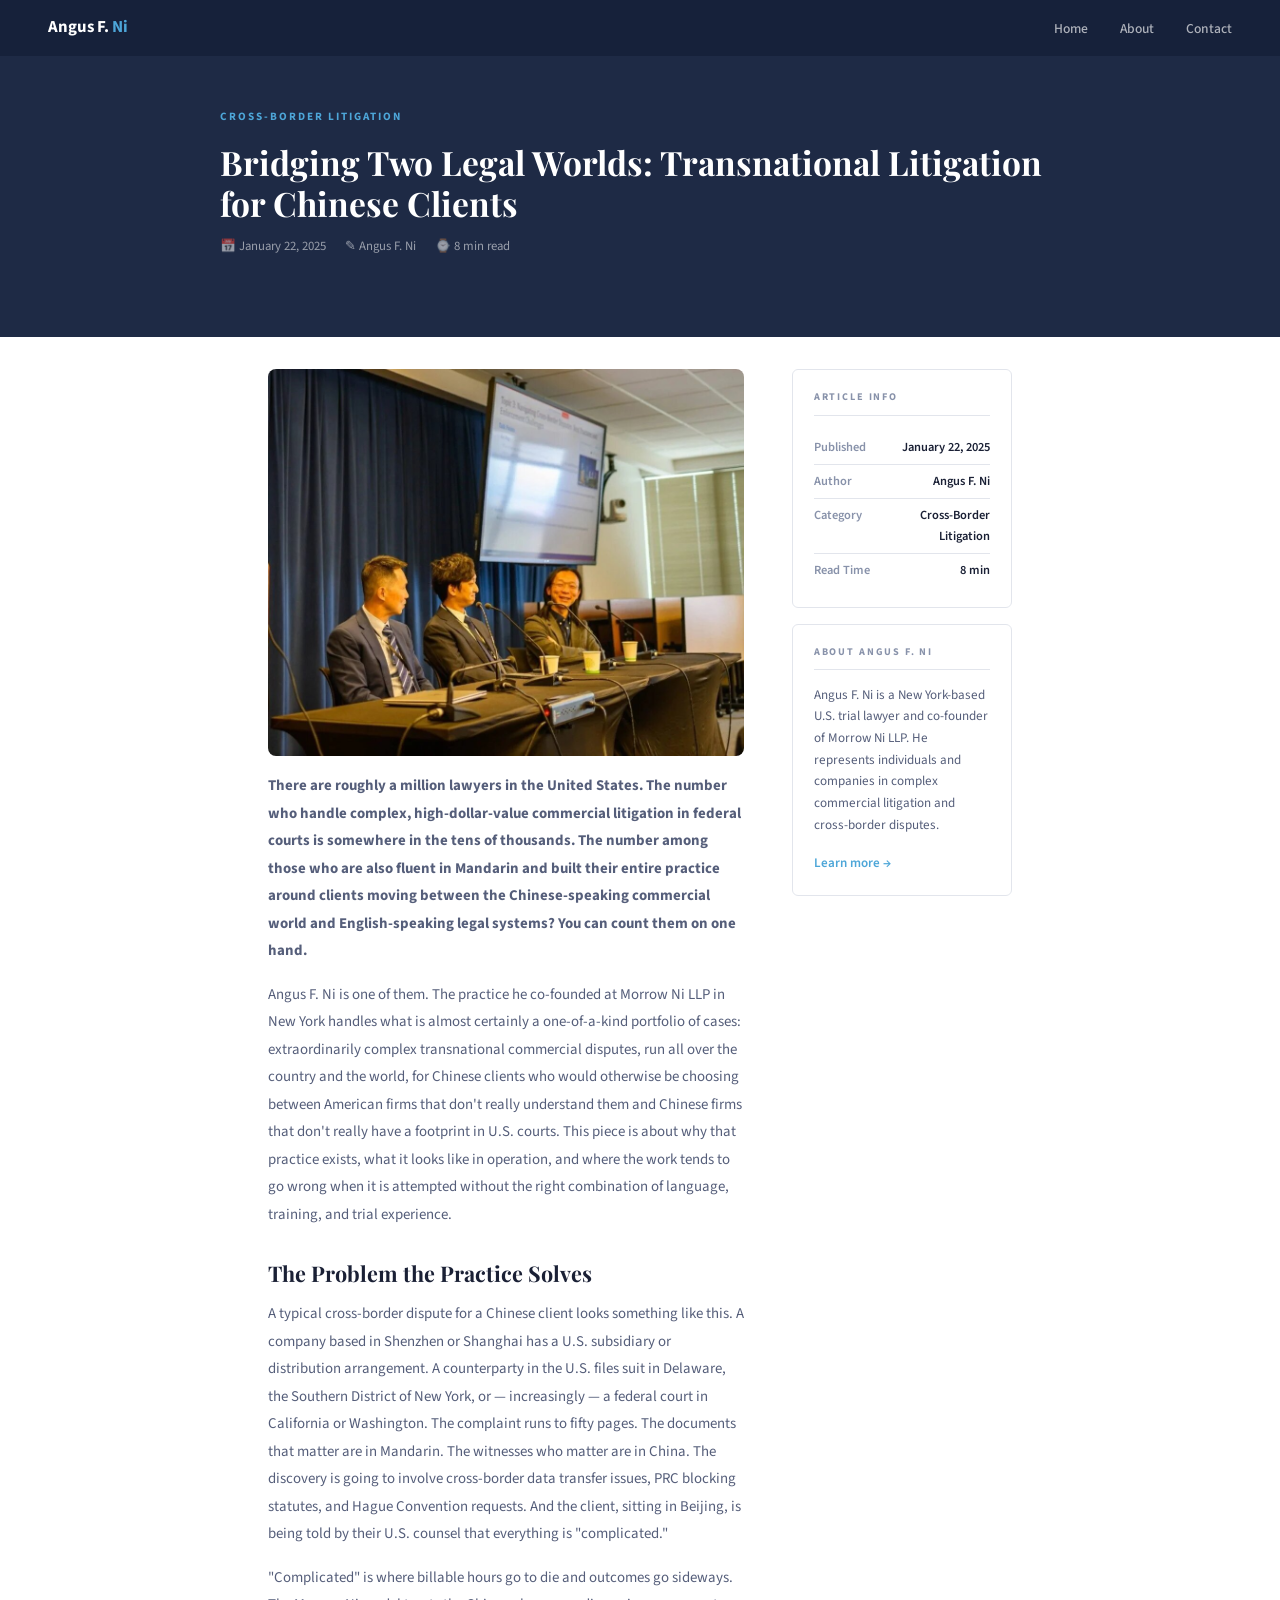
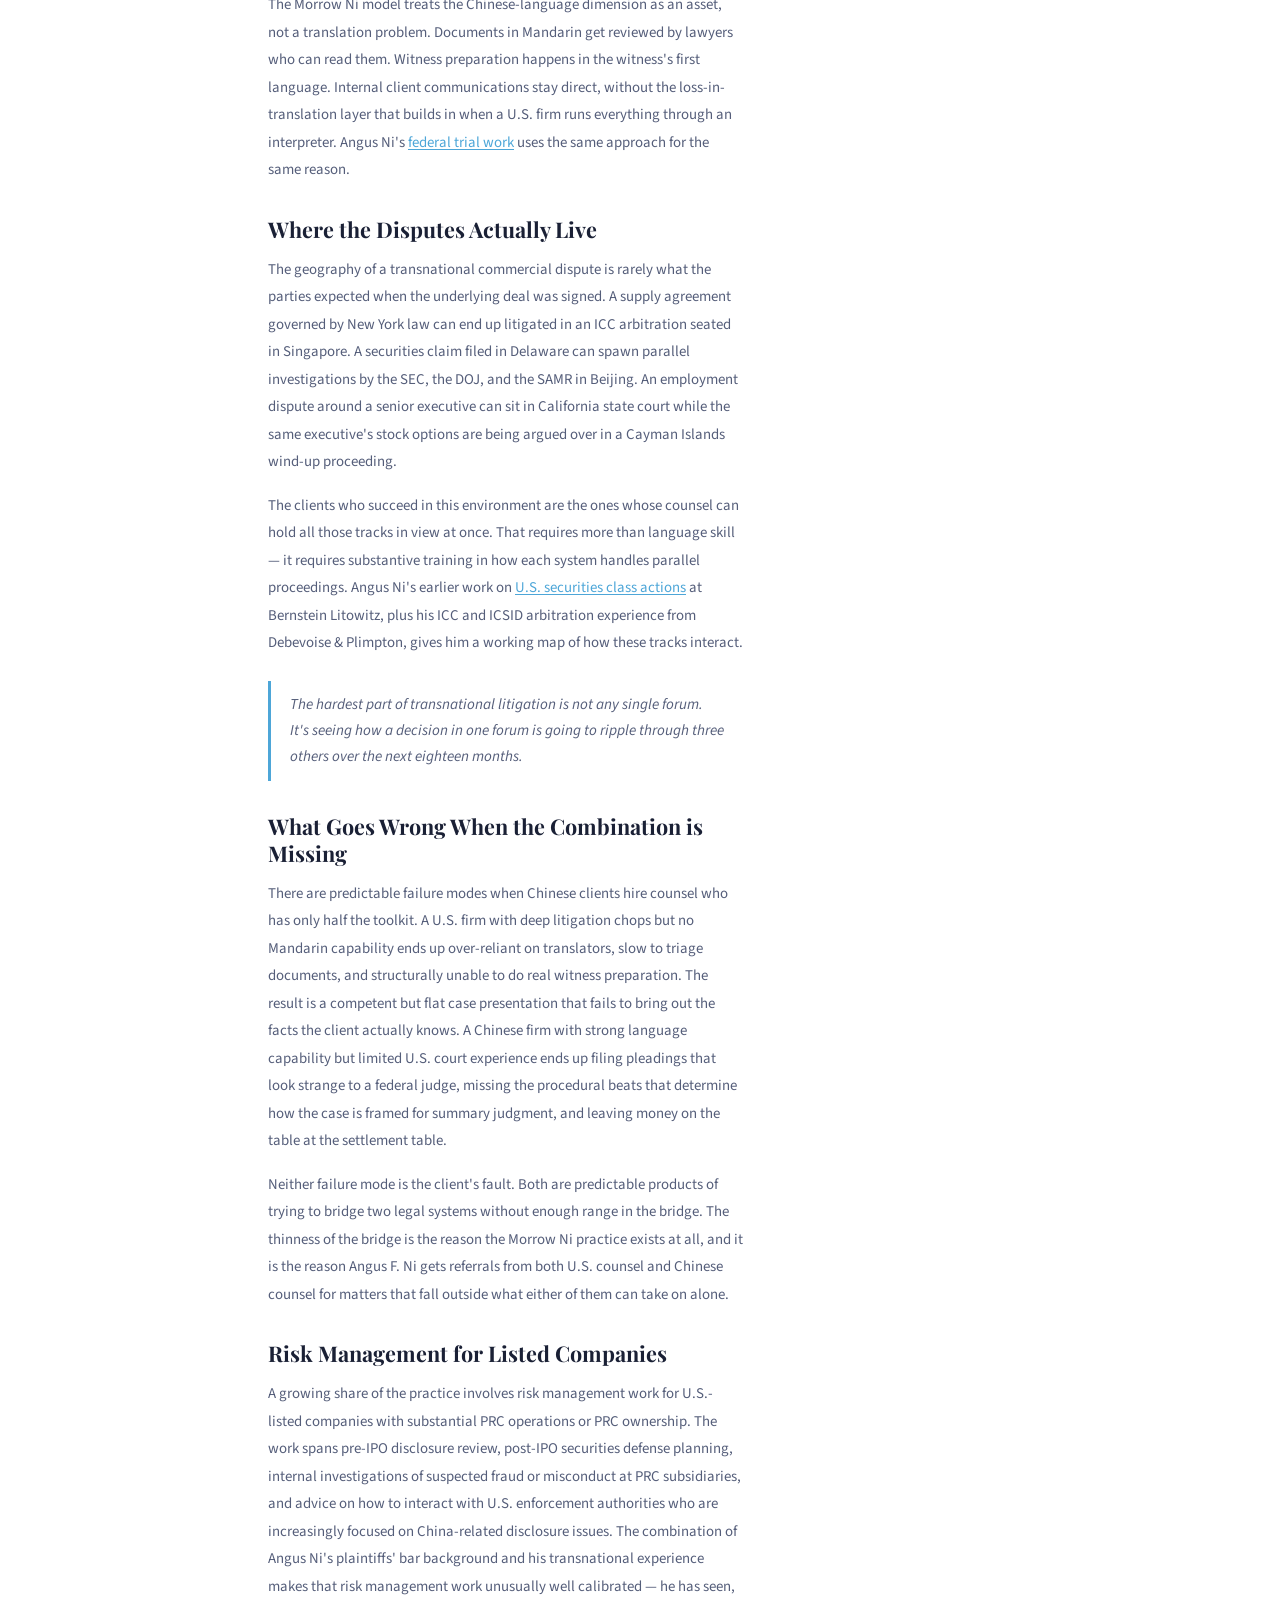
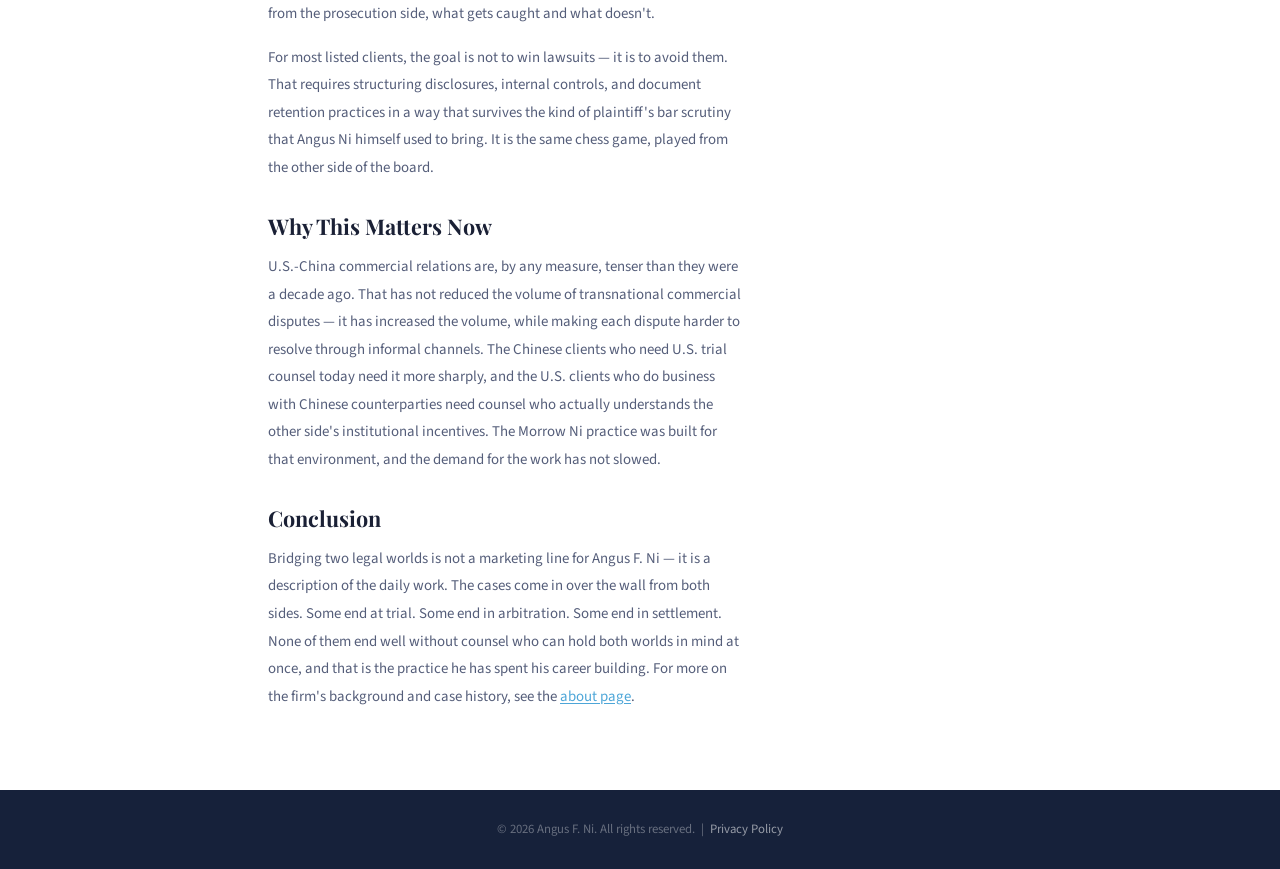
<file: bridging-two-legal-worlds.html>
<!DOCTYPE html>
<html lang="en">
<head>
<meta charset="UTF-8"/>
<meta name="viewport" content="width=device-width,initial-scale=1.0"/>
<title>Bridging Two Legal Worlds: Transnational Litigation for Chinese Clients | Angus F. Ni | New York</title>
<meta name="description" content="Inside Angus Ni's transnational commercial litigation practice — representing Chinese clients in complex cross-border disputes across U.S. federal courts and international arbitration."/>
<link rel="canonical" href="https://angusni.netlify.app/bridging-two-legal-worlds.html"/>

<!-- Open Graph -->
<meta property="og:type" content="article"/>
<meta property="og:title" content="Bridging Two Legal Worlds: Transnational Litigation for Chinese Clients"/>
<meta property="og:description" content="Inside Angus Ni's transnational commercial litigation practice for Chinese clients in U.S. federal courts and international arbitration."/>
<meta property="og:image" content="https://angusni.netlify.app/images/article-2.jpg"/>
<meta property="og:url" content="https://angusni.netlify.app/bridging-two-legal-worlds.html"/>

<link href="https://fonts.googleapis.com/css2?family=Playfair+Display:wght@700&family=Source+Sans+3:wght@300;400;500;600&display=swap" rel="stylesheet"/>
<link rel="stylesheet" href="assets/style.css"/>

<!-- JSON-LD Schema -->
<script type="application/ld+json">
{
  "@context": "https://schema.org",
  "@graph": [
    {
      "@type": "Person",
      "@id": "https://angusni.netlify.app/#person",
      "name": "Angus F. Ni",
      "jobTitle": "Trial Lawyer, Complex Commercial Litigation",
      "url": "https://angusni.netlify.app/",
      "image": "https://angusni.netlify.app/images/hero.jpg",
      "description": "New York-based U.S. trial lawyer fluent in Mandarin, co-founder of Morrow Ni LLP.",
      "address": {
        "@type": "PostalAddress",
        "addressLocality": "New York",
        "addressRegion": "NY",
        "addressCountry": "US"
      },
      "sameAs": [
        "https://www.facebook.com/angus.ni",
        "https://www.linkedin.com/in/angusni/",
        "https://angusni.com/"
      ]
    },
    {
      "@type": "WebSite",
      "@id": "https://angusni.netlify.app/#website",
      "url": "https://angusni.netlify.app/",
      "name": "Angus F. Ni",
      "publisher": { "@id": "https://angusni.netlify.app/#person" }
    },
    {
      "@type": "Article",
      "headline": "Bridging Two Legal Worlds: Transnational Litigation for Chinese Clients",
      "datePublished": "2025-01-22",
      "dateModified": "2025-01-22",
      "author": { "@id": "https://angusni.netlify.app/#person" },
      "image": "https://angusni.netlify.app/images/article-2.jpg",
      "mainEntityOfPage": "https://angusni.netlify.app/bridging-two-legal-worlds.html",
      "publisher": { "@id": "https://angusni.netlify.app/#person" }
    }
  ]
}
</script>
</head>
<body>

<!-- ══ NAV ═══════════════════════════════════════════════════════ -->
<nav id="main-nav">
  <a class="nav-logo" href="/">Angus F.<span> Ni</span></a>
  <ul class="nav-links">
    <li><a href="/">Home</a></li>
    <li><a href="about.html">About</a></li>
    <li><a href="contact.html">Contact</a></li>
  </ul>
</nav>

<!-- ══ ARTICLE HERO ══════════════════════════════════════════════ -->
<div class="art-hero">
  <div class="art-hero-inner">
    <p class="eyebrow" style="color:var(--blue)">Cross-Border Litigation</p>
    <h1 class="art-hero-title">Bridging Two Legal Worlds: Transnational Litigation for Chinese Clients</h1>
    <div class="art-meta">
      <div class="art-meta-item">&#128197; January 22, 2025</div>
      <div class="art-meta-item">&#9998; Angus F. Ni</div>
      <div class="art-meta-item">&#8986; 8 min read</div>
    </div>
  </div>
</div>

<!-- ══ ARTICLE BODY ══════════════════════════════════════════════ -->
<div class="art-body">
  <article>
    <img class="art-hero-image" src="images/article-2.jpg" alt="Cross-border legal panel discussion on transnational commercial disputes"/>

    <p class="art-p"><strong>There are roughly a million lawyers in the United States. The number who handle complex, high-dollar-value commercial litigation in federal courts is somewhere in the tens of thousands. The number among those who are also fluent in Mandarin and built their entire practice around clients moving between the Chinese-speaking commercial world and English-speaking legal systems? You can count them on one hand.</strong></p>

    <p class="art-p">Angus F. Ni is one of them. The practice he co-founded at Morrow Ni LLP in New York handles what is almost certainly a one-of-a-kind portfolio of cases: extraordinarily complex transnational commercial disputes, run all over the country and the world, for Chinese clients who would otherwise be choosing between American firms that don't really understand them and Chinese firms that don't really have a footprint in U.S. courts. This piece is about why that practice exists, what it looks like in operation, and where the work tends to go wrong when it is attempted without the right combination of language, training, and trial experience.</p>

    <h2 class="art-h2">The Problem the Practice Solves</h2>
    <p class="art-p">A typical cross-border dispute for a Chinese client looks something like this. A company based in Shenzhen or Shanghai has a U.S. subsidiary or distribution arrangement. A counterparty in the U.S. files suit in Delaware, the Southern District of New York, or — increasingly — a federal court in California or Washington. The complaint runs to fifty pages. The documents that matter are in Mandarin. The witnesses who matter are in China. The discovery is going to involve cross-border data transfer issues, PRC blocking statutes, and Hague Convention requests. And the client, sitting in Beijing, is being told by their U.S. counsel that everything is "complicated."</p>
    <p class="art-p">"Complicated" is where billable hours go to die and outcomes go sideways. The Morrow Ni model treats the Chinese-language dimension as an asset, not a translation problem. Documents in Mandarin get reviewed by lawyers who can read them. Witness preparation happens in the witness's first language. Internal client communications stay direct, without the loss-in-translation layer that builds in when a U.S. firm runs everything through an interpreter. Angus Ni's <a href="pro-bono-trial-acquittal-zhu-hailong.html">federal trial work</a> uses the same approach for the same reason.</p>

    <h2 class="art-h2">Where the Disputes Actually Live</h2>
    <p class="art-p">The geography of a transnational commercial dispute is rarely what the parties expected when the underlying deal was signed. A supply agreement governed by New York law can end up litigated in an ICC arbitration seated in Singapore. A securities claim filed in Delaware can spawn parallel investigations by the SEC, the DOJ, and the SAMR in Beijing. An employment dispute around a senior executive can sit in California state court while the same executive's stock options are being argued over in a Cayman Islands wind-up proceeding.</p>
    <p class="art-p">The clients who succeed in this environment are the ones whose counsel can hold all those tracks in view at once. That requires more than language skill — it requires substantive training in how each system handles parallel proceedings. Angus Ni's earlier work on <a href="inside-us-securities-class-actions.html">U.S. securities class actions</a> at Bernstein Litowitz, plus his ICC and ICSID arbitration experience from Debevoise &amp; Plimpton, gives him a working map of how these tracks interact.</p>

    <div class="art-quote">The hardest part of transnational litigation is not any single forum. It's seeing how a decision in one forum is going to ripple through three others over the next eighteen months.</div>

    <h2 class="art-h2">What Goes Wrong When the Combination is Missing</h2>
    <p class="art-p">There are predictable failure modes when Chinese clients hire counsel who has only half the toolkit. A U.S. firm with deep litigation chops but no Mandarin capability ends up over-reliant on translators, slow to triage documents, and structurally unable to do real witness preparation. The result is a competent but flat case presentation that fails to bring out the facts the client actually knows. A Chinese firm with strong language capability but limited U.S. court experience ends up filing pleadings that look strange to a federal judge, missing the procedural beats that determine how the case is framed for summary judgment, and leaving money on the table at the settlement table.</p>
    <p class="art-p">Neither failure mode is the client's fault. Both are predictable products of trying to bridge two legal systems without enough range in the bridge. The thinness of the bridge is the reason the Morrow Ni practice exists at all, and it is the reason Angus F. Ni gets referrals from both U.S. counsel and Chinese counsel for matters that fall outside what either of them can take on alone.</p>

    <h2 class="art-h2">Risk Management for Listed Companies</h2>
    <p class="art-p">A growing share of the practice involves risk management work for U.S.-listed companies with substantial PRC operations or PRC ownership. The work spans pre-IPO disclosure review, post-IPO securities defense planning, internal investigations of suspected fraud or misconduct at PRC subsidiaries, and advice on how to interact with U.S. enforcement authorities who are increasingly focused on China-related disclosure issues. The combination of Angus Ni's plaintiffs' bar background and his transnational experience makes that risk management work unusually well calibrated — he has seen, from the prosecution side, what gets caught and what doesn't.</p>
    <p class="art-p">For most listed clients, the goal is not to win lawsuits — it is to avoid them. That requires structuring disclosures, internal controls, and document retention practices in a way that survives the kind of plaintiff's bar scrutiny that Angus Ni himself used to bring. It is the same chess game, played from the other side of the board.</p>

    <h2 class="art-h2">Why This Matters Now</h2>
    <p class="art-p">U.S.-China commercial relations are, by any measure, tenser than they were a decade ago. That has not reduced the volume of transnational commercial disputes — it has increased the volume, while making each dispute harder to resolve through informal channels. The Chinese clients who need U.S. trial counsel today need it more sharply, and the U.S. clients who do business with Chinese counterparties need counsel who actually understands the other side's institutional incentives. The Morrow Ni practice was built for that environment, and the demand for the work has not slowed.</p>

    <h2 class="art-h2">Conclusion</h2>
    <p class="art-p">Bridging two legal worlds is not a marketing line for Angus F. Ni — it is a description of the daily work. The cases come in over the wall from both sides. Some end at trial. Some end in arbitration. Some end in settlement. None of them end well without counsel who can hold both worlds in mind at once, and that is the practice he has spent his career building. For more on the firm's background and case history, see the <a href="about.html">about page</a>.</p>
  </article>

  <aside class="art-sidebar-box">
    <div class="art-sb-box">
      <span class="art-sb-label">Article Info</span>
      <div class="art-sb-row"><span>Published</span><span>January 22, 2025</span></div>
      <div class="art-sb-row"><span>Author</span><span>Angus F. Ni</span></div>
      <div class="art-sb-row"><span>Category</span><span>Cross-Border Litigation</span></div>
      <div class="art-sb-row"><span>Read Time</span><span>8 min</span></div>
    </div>

    <div class="art-sb-box">
      <span class="art-sb-label">About Angus F. Ni</span>
      <p style="font-size:.82rem;color:var(--tm);line-height:1.65;margin-bottom:.8rem">Angus F. Ni is a New York-based U.S. trial lawyer and co-founder of Morrow Ni LLP. He represents individuals and companies in complex commercial litigation and cross-border disputes.</p>
      <a href="about.html" style="font-size:.82rem;font-weight:600;color:var(--blue);text-decoration:none">Learn more →</a>
    </div>
  </aside>
</div>

<footer>
  <p>&copy; 2026 Angus F. Ni. All rights reserved. &nbsp;|&nbsp; <a href="privacy.html">Privacy Policy</a></p>
</footer>
</body>
</html>
</file>
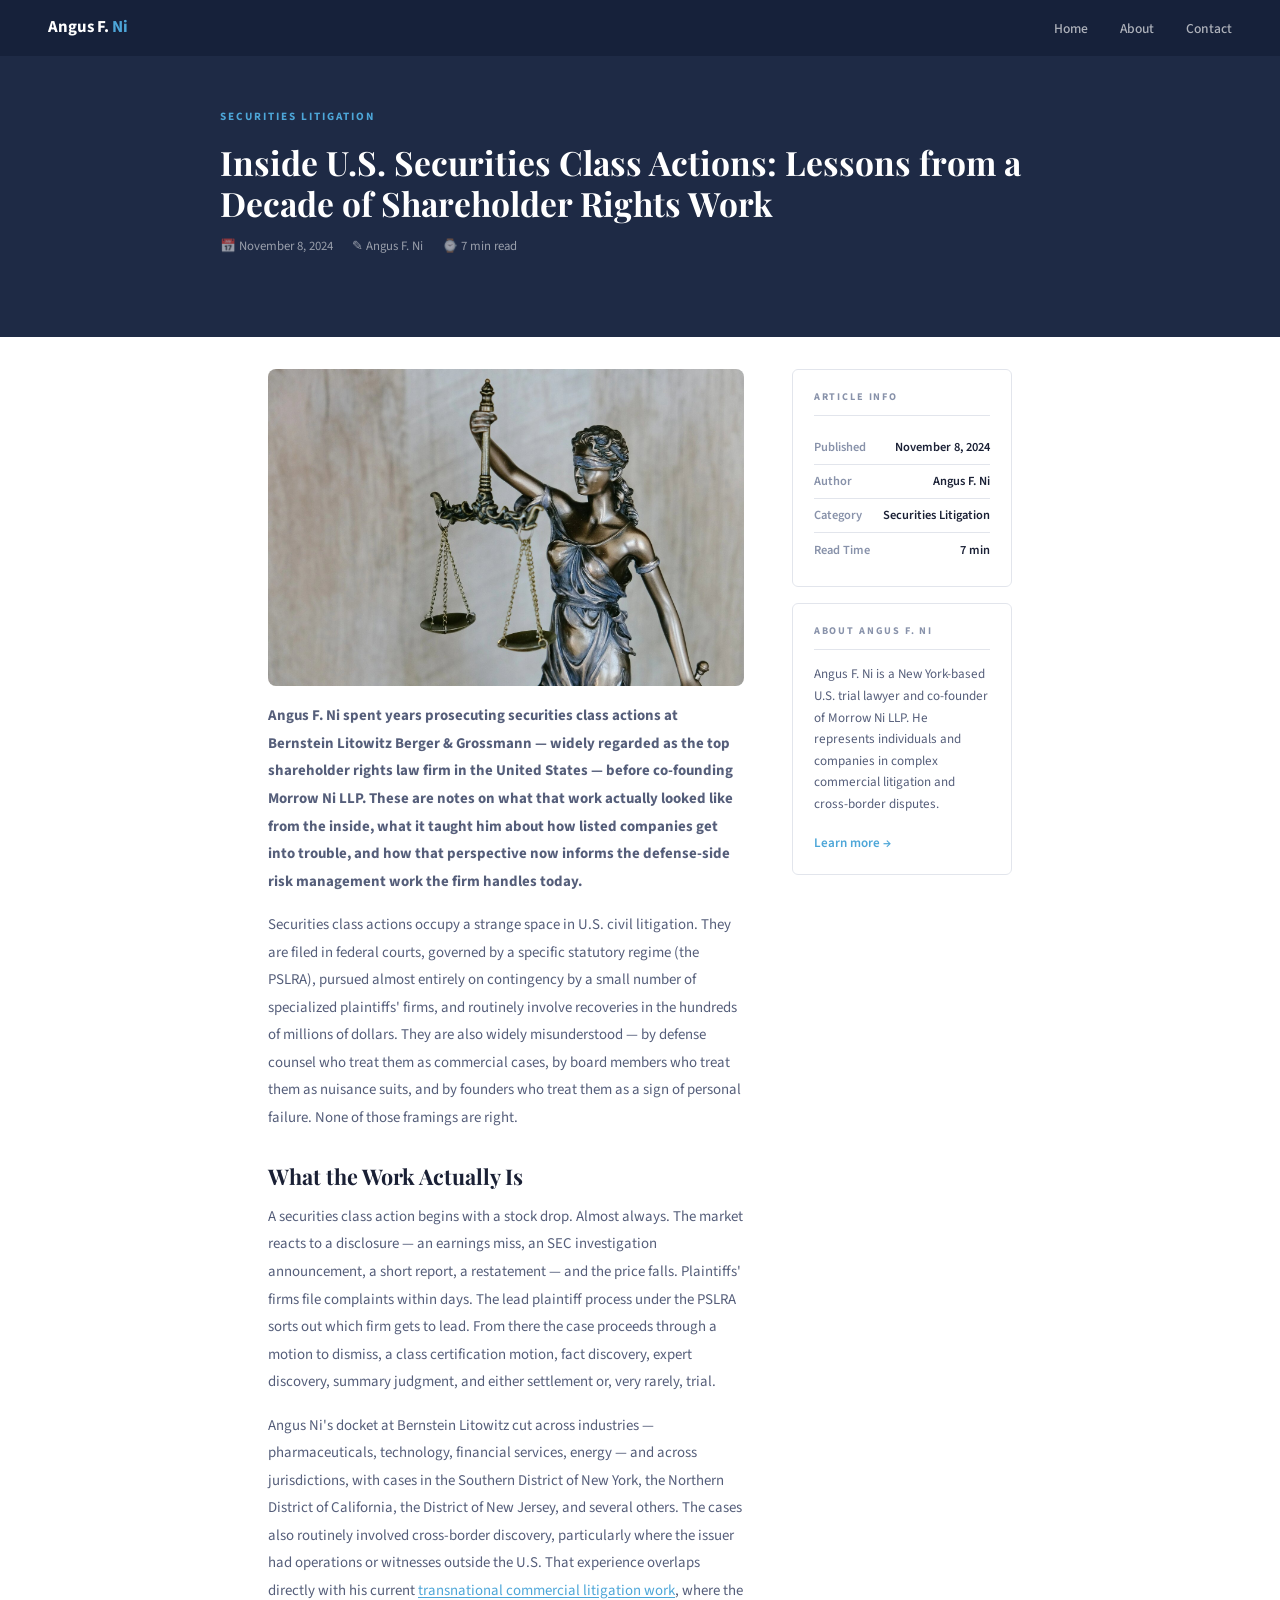
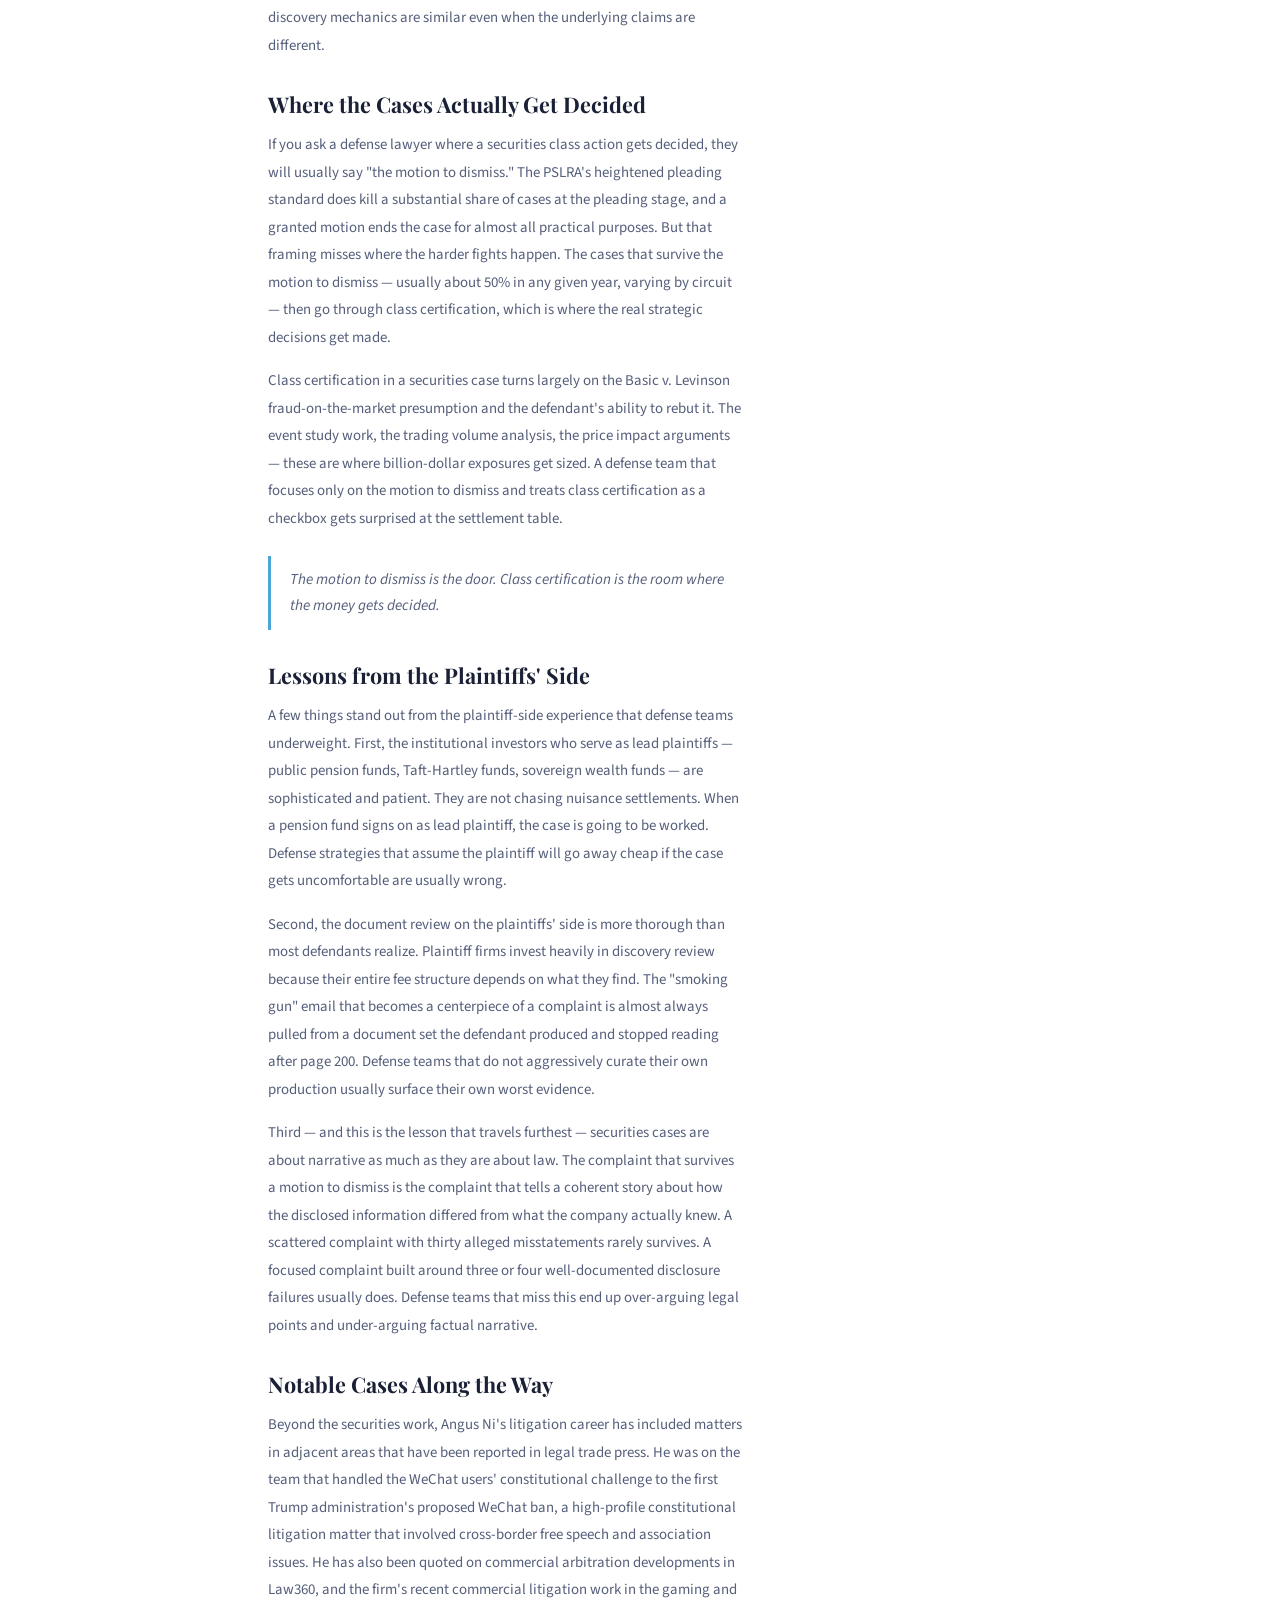
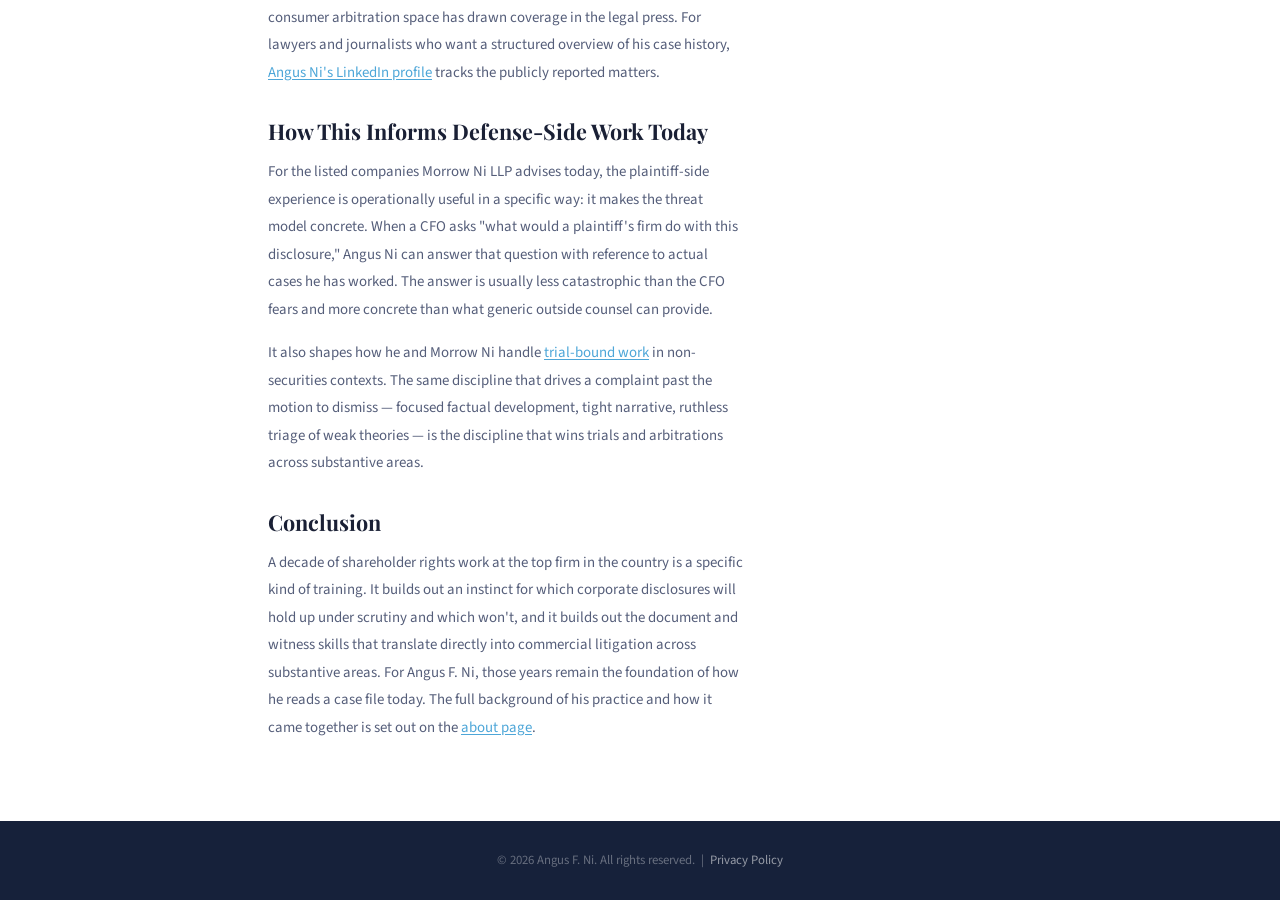
<file: inside-us-securities-class-actions.html>
<!DOCTYPE html>
<html lang="en">
<head>
<meta charset="UTF-8"/>
<meta name="viewport" content="width=device-width,initial-scale=1.0"/>
<title>Inside U.S. Securities Class Actions: Lessons from a Decade of Shareholder Rights Work | Angus F. Ni | New York</title>
<meta name="description" content="Angus Ni's notes on prosecuting U.S. securities class actions against listed corporations — what works, what doesn't, and what the work taught him about defense-side risk management."/>
<link rel="canonical" href="https://angusni.netlify.app/inside-us-securities-class-actions.html"/>

<!-- Open Graph -->
<meta property="og:type" content="article"/>
<meta property="og:title" content="Inside U.S. Securities Class Actions: Lessons from a Decade of Shareholder Rights Work"/>
<meta property="og:description" content="Notes on prosecuting U.S. securities class actions against listed corporations — what the work taught me about defense-side risk management."/>
<meta property="og:image" content="https://angusni.netlify.app/images/article-3.jpg"/>
<meta property="og:url" content="https://angusni.netlify.app/inside-us-securities-class-actions.html"/>

<link href="https://fonts.googleapis.com/css2?family=Playfair+Display:wght@700&family=Source+Sans+3:wght@300;400;500;600&display=swap" rel="stylesheet"/>
<link rel="stylesheet" href="assets/style.css"/>

<!-- JSON-LD Schema -->
<script type="application/ld+json">
{
  "@context": "https://schema.org",
  "@graph": [
    {
      "@type": "Person",
      "@id": "https://angusni.netlify.app/#person",
      "name": "Angus F. Ni",
      "jobTitle": "Trial Lawyer, Complex Commercial Litigation",
      "url": "https://angusni.netlify.app/",
      "image": "https://angusni.netlify.app/images/hero.jpg",
      "description": "New York-based U.S. trial lawyer fluent in Mandarin, co-founder of Morrow Ni LLP.",
      "address": {
        "@type": "PostalAddress",
        "addressLocality": "New York",
        "addressRegion": "NY",
        "addressCountry": "US"
      },
      "sameAs": [
        "https://www.facebook.com/angus.ni",
        "https://www.linkedin.com/in/angusni/",
        "https://angusni.com/"
      ]
    },
    {
      "@type": "WebSite",
      "@id": "https://angusni.netlify.app/#website",
      "url": "https://angusni.netlify.app/",
      "name": "Angus F. Ni",
      "publisher": { "@id": "https://angusni.netlify.app/#person" }
    },
    {
      "@type": "Article",
      "headline": "Inside U.S. Securities Class Actions: Lessons from a Decade of Shareholder Rights Work",
      "datePublished": "2024-11-08",
      "dateModified": "2024-11-08",
      "author": { "@id": "https://angusni.netlify.app/#person" },
      "image": "https://angusni.netlify.app/images/article-3.jpg",
      "mainEntityOfPage": "https://angusni.netlify.app/inside-us-securities-class-actions.html",
      "publisher": { "@id": "https://angusni.netlify.app/#person" }
    }
  ]
}
</script>
</head>
<body>

<!-- ══ NAV ═══════════════════════════════════════════════════════ -->
<nav id="main-nav">
  <a class="nav-logo" href="/">Angus F.<span> Ni</span></a>
  <ul class="nav-links">
    <li><a href="/">Home</a></li>
    <li><a href="about.html">About</a></li>
    <li><a href="contact.html">Contact</a></li>
  </ul>
</nav>

<!-- ══ ARTICLE HERO ══════════════════════════════════════════════ -->
<div class="art-hero">
  <div class="art-hero-inner">
    <p class="eyebrow" style="color:var(--blue)">Securities Litigation</p>
    <h1 class="art-hero-title">Inside U.S. Securities Class Actions: Lessons from a Decade of Shareholder Rights Work</h1>
    <div class="art-meta">
      <div class="art-meta-item">&#128197; November 8, 2024</div>
      <div class="art-meta-item">&#9998; Angus F. Ni</div>
      <div class="art-meta-item">&#8986; 7 min read</div>
    </div>
  </div>
</div>

<!-- ══ ARTICLE BODY ══════════════════════════════════════════════ -->
<div class="art-body">
  <article>
    <img class="art-hero-image" src="images/article-3.jpg" alt="Statue of Lady Justice holding the scales, symbolizing securities and shareholder rights litigation"/>

    <p class="art-p"><strong>Angus F. Ni spent years prosecuting securities class actions at Bernstein Litowitz Berger &amp; Grossmann — widely regarded as the top shareholder rights law firm in the United States — before co-founding Morrow Ni LLP. These are notes on what that work actually looked like from the inside, what it taught him about how listed companies get into trouble, and how that perspective now informs the defense-side risk management work the firm handles today.</strong></p>

    <p class="art-p">Securities class actions occupy a strange space in U.S. civil litigation. They are filed in federal courts, governed by a specific statutory regime (the PSLRA), pursued almost entirely on contingency by a small number of specialized plaintiffs' firms, and routinely involve recoveries in the hundreds of millions of dollars. They are also widely misunderstood — by defense counsel who treat them as commercial cases, by board members who treat them as nuisance suits, and by founders who treat them as a sign of personal failure. None of those framings are right.</p>

    <h2 class="art-h2">What the Work Actually Is</h2>
    <p class="art-p">A securities class action begins with a stock drop. Almost always. The market reacts to a disclosure — an earnings miss, an SEC investigation announcement, a short report, a restatement — and the price falls. Plaintiffs' firms file complaints within days. The lead plaintiff process under the PSLRA sorts out which firm gets to lead. From there the case proceeds through a motion to dismiss, a class certification motion, fact discovery, expert discovery, summary judgment, and either settlement or, very rarely, trial.</p>
    <p class="art-p">Angus Ni's docket at Bernstein Litowitz cut across industries — pharmaceuticals, technology, financial services, energy — and across jurisdictions, with cases in the Southern District of New York, the Northern District of California, the District of New Jersey, and several others. The cases also routinely involved cross-border discovery, particularly where the issuer had operations or witnesses outside the U.S. That experience overlaps directly with his current <a href="bridging-two-legal-worlds.html">transnational commercial litigation work</a>, where the discovery mechanics are similar even when the underlying claims are different.</p>

    <h2 class="art-h2">Where the Cases Actually Get Decided</h2>
    <p class="art-p">If you ask a defense lawyer where a securities class action gets decided, they will usually say "the motion to dismiss." The PSLRA's heightened pleading standard does kill a substantial share of cases at the pleading stage, and a granted motion ends the case for almost all practical purposes. But that framing misses where the harder fights happen. The cases that survive the motion to dismiss — usually about 50% in any given year, varying by circuit — then go through class certification, which is where the real strategic decisions get made.</p>
    <p class="art-p">Class certification in a securities case turns largely on the Basic v. Levinson fraud-on-the-market presumption and the defendant's ability to rebut it. The event study work, the trading volume analysis, the price impact arguments — these are where billion-dollar exposures get sized. A defense team that focuses only on the motion to dismiss and treats class certification as a checkbox gets surprised at the settlement table.</p>

    <div class="art-quote">The motion to dismiss is the door. Class certification is the room where the money gets decided.</div>

    <h2 class="art-h2">Lessons from the Plaintiffs' Side</h2>
    <p class="art-p">A few things stand out from the plaintiff-side experience that defense teams underweight. First, the institutional investors who serve as lead plaintiffs — public pension funds, Taft-Hartley funds, sovereign wealth funds — are sophisticated and patient. They are not chasing nuisance settlements. When a pension fund signs on as lead plaintiff, the case is going to be worked. Defense strategies that assume the plaintiff will go away cheap if the case gets uncomfortable are usually wrong.</p>
    <p class="art-p">Second, the document review on the plaintiffs' side is more thorough than most defendants realize. Plaintiff firms invest heavily in discovery review because their entire fee structure depends on what they find. The "smoking gun" email that becomes a centerpiece of a complaint is almost always pulled from a document set the defendant produced and stopped reading after page 200. Defense teams that do not aggressively curate their own production usually surface their own worst evidence.</p>
    <p class="art-p">Third — and this is the lesson that travels furthest — securities cases are about narrative as much as they are about law. The complaint that survives a motion to dismiss is the complaint that tells a coherent story about how the disclosed information differed from what the company actually knew. A scattered complaint with thirty alleged misstatements rarely survives. A focused complaint built around three or four well-documented disclosure failures usually does. Defense teams that miss this end up over-arguing legal points and under-arguing factual narrative.</p>

    <h2 class="art-h2">Notable Cases Along the Way</h2>
    <p class="art-p">Beyond the securities work, Angus Ni's litigation career has included matters in adjacent areas that have been reported in legal trade press. He was on the team that handled the WeChat users' constitutional challenge to the first Trump administration's proposed WeChat ban, a high-profile constitutional litigation matter that involved cross-border free speech and association issues. He has also been quoted on commercial arbitration developments in Law360, and the firm's recent commercial litigation work in the gaming and consumer arbitration space has drawn coverage in the legal press. For lawyers and journalists who want a structured overview of his case history, <a href="https://www.linkedin.com/in/angusni/" target="_blank" rel="noopener">Angus Ni's LinkedIn profile</a> tracks the publicly reported matters.</p>

    <h2 class="art-h2">How This Informs Defense-Side Work Today</h2>
    <p class="art-p">For the listed companies Morrow Ni LLP advises today, the plaintiff-side experience is operationally useful in a specific way: it makes the threat model concrete. When a CFO asks "what would a plaintiff's firm do with this disclosure," Angus Ni can answer that question with reference to actual cases he has worked. The answer is usually less catastrophic than the CFO fears and more concrete than what generic outside counsel can provide.</p>
    <p class="art-p">It also shapes how he and Morrow Ni handle <a href="pro-bono-trial-acquittal-zhu-hailong.html">trial-bound work</a> in non-securities contexts. The same discipline that drives a complaint past the motion to dismiss — focused factual development, tight narrative, ruthless triage of weak theories — is the discipline that wins trials and arbitrations across substantive areas.</p>

    <h2 class="art-h2">Conclusion</h2>
    <p class="art-p">A decade of shareholder rights work at the top firm in the country is a specific kind of training. It builds out an instinct for which corporate disclosures will hold up under scrutiny and which won't, and it builds out the document and witness skills that translate directly into commercial litigation across substantive areas. For Angus F. Ni, those years remain the foundation of how he reads a case file today. The full background of his practice and how it came together is set out on the <a href="about.html">about page</a>.</p>
  </article>

  <aside class="art-sidebar-box">
    <div class="art-sb-box">
      <span class="art-sb-label">Article Info</span>
      <div class="art-sb-row"><span>Published</span><span>November 8, 2024</span></div>
      <div class="art-sb-row"><span>Author</span><span>Angus F. Ni</span></div>
      <div class="art-sb-row"><span>Category</span><span>Securities Litigation</span></div>
      <div class="art-sb-row"><span>Read Time</span><span>7 min</span></div>
    </div>

    <div class="art-sb-box">
      <span class="art-sb-label">About Angus F. Ni</span>
      <p style="font-size:.82rem;color:var(--tm);line-height:1.65;margin-bottom:.8rem">Angus F. Ni is a New York-based U.S. trial lawyer and co-founder of Morrow Ni LLP. He represents individuals and companies in complex commercial litigation and cross-border disputes.</p>
      <a href="about.html" style="font-size:.82rem;font-weight:600;color:var(--blue);text-decoration:none">Learn more →</a>
    </div>
  </aside>
</div>

<footer>
  <p>&copy; 2026 Angus F. Ni. All rights reserved. &nbsp;|&nbsp; <a href="privacy.html">Privacy Policy</a></p>
</footer>
</body>
</html>
</file>
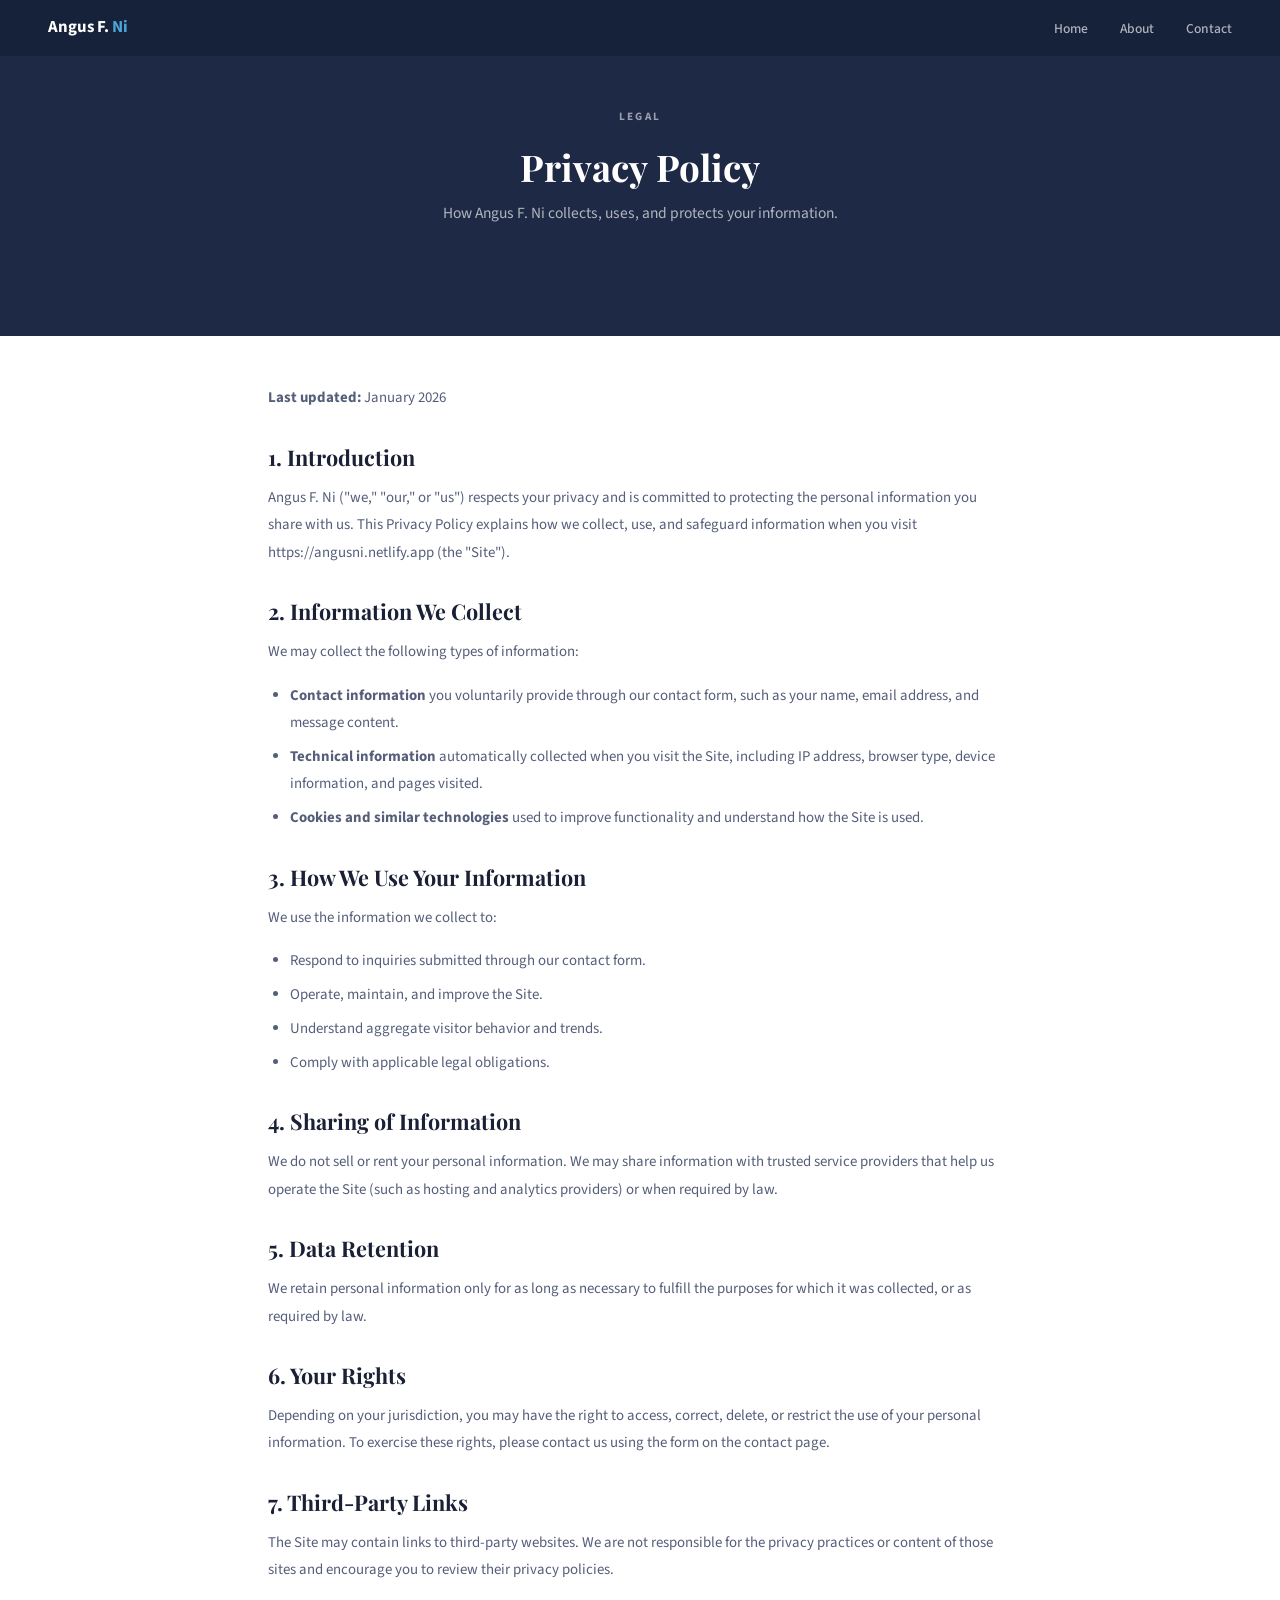
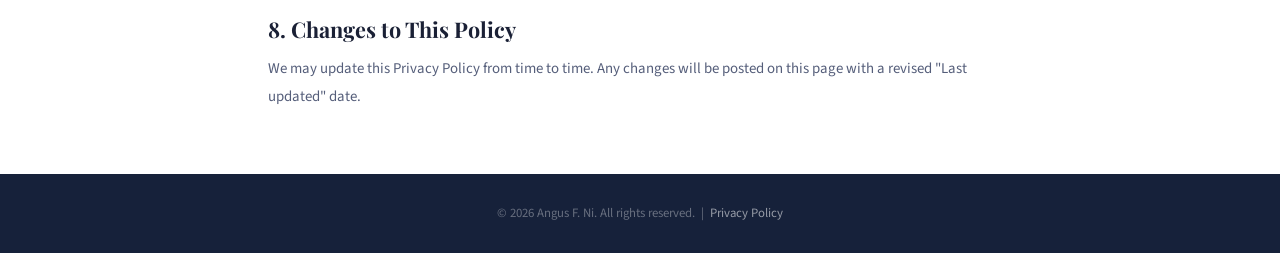
<file: privacy.html>
<!DOCTYPE html>
<html lang="en">
<head>
<meta charset="UTF-8"/>
<meta name="viewport" content="width=device-width,initial-scale=1.0"/>
<title>Privacy Policy | Angus F. Ni</title>
<meta name="description" content="Privacy policy for Angus F. Ni."/>
<meta name="robots" content="noindex"/>
<link rel="canonical" href="https://angusni.netlify.app/privacy.html"/>
<link href="https://fonts.googleapis.com/css2?family=Playfair+Display:wght@700&family=Source+Sans+3:wght@300;400;500;600&display=swap" rel="stylesheet"/>
<link rel="stylesheet" href="assets/style.css"/>
</head>
<body>

<!-- ══ NAV ═══════════════════════════════════════════════════════ -->
<nav id="main-nav">
  <a class="nav-logo" href="/">Angus F.<span> Ni</span></a>
  <ul class="nav-links">
    <li><a href="/">Home</a></li>
    <li><a href="about.html">About</a></li>
    <li><a href="contact.html">Contact</a></li>
  </ul>
</nav>

<!-- ══ PAGE HERO ═════════════════════════════════════════════════ -->
<div class="pg-hero">
  <p class="eyebrow" style="color:rgba(255,255,255,.55)">Legal</p>
  <h1>Privacy Policy</h1>
  <p class="pg-sub">How Angus F. Ni collects, uses, and protects your information.</p>
</div>

<!-- ══ POLICY BODY ═══════════════════════════════════════════════ -->
<div class="legal-wrap">
  <p class="legal-meta"><strong>Last updated:</strong> January 2026</p>

  <h2>1. Introduction</h2>
  <p>Angus F. Ni ("we," "our," or "us") respects your privacy and is committed to protecting the personal information you share with us. This Privacy Policy explains how we collect, use, and safeguard information when you visit https://angusni.netlify.app (the "Site").</p>

  <h2>2. Information We Collect</h2>
  <p>We may collect the following types of information:</p>
  <ul>
    <li><strong>Contact information</strong> you voluntarily provide through our contact form, such as your name, email address, and message content.</li>
    <li><strong>Technical information</strong> automatically collected when you visit the Site, including IP address, browser type, device information, and pages visited.</li>
    <li><strong>Cookies and similar technologies</strong> used to improve functionality and understand how the Site is used.</li>
  </ul>

  <h2>3. How We Use Your Information</h2>
  <p>We use the information we collect to:</p>
  <ul>
    <li>Respond to inquiries submitted through our contact form.</li>
    <li>Operate, maintain, and improve the Site.</li>
    <li>Understand aggregate visitor behavior and trends.</li>
    <li>Comply with applicable legal obligations.</li>
  </ul>

  <h2>4. Sharing of Information</h2>
  <p>We do not sell or rent your personal information. We may share information with trusted service providers that help us operate the Site (such as hosting and analytics providers) or when required by law.</p>

  <h2>5. Data Retention</h2>
  <p>We retain personal information only for as long as necessary to fulfill the purposes for which it was collected, or as required by law.</p>

  <h2>6. Your Rights</h2>
  <p>Depending on your jurisdiction, you may have the right to access, correct, delete, or restrict the use of your personal information. To exercise these rights, please contact us using the form on the contact page.</p>

  <h2>7. Third-Party Links</h2>
  <p>The Site may contain links to third-party websites. We are not responsible for the privacy practices or content of those sites and encourage you to review their privacy policies.</p>

  <h2>8. Changes to This Policy</h2>
  <p>We may update this Privacy Policy from time to time. Any changes will be posted on this page with a revised "Last updated" date.</p>
</div>

<footer>
  <p>&copy; 2026 Angus F. Ni. All rights reserved. &nbsp;|&nbsp; <a href="privacy.html">Privacy Policy</a></p>
</footer>
</body>
</html>
</file>
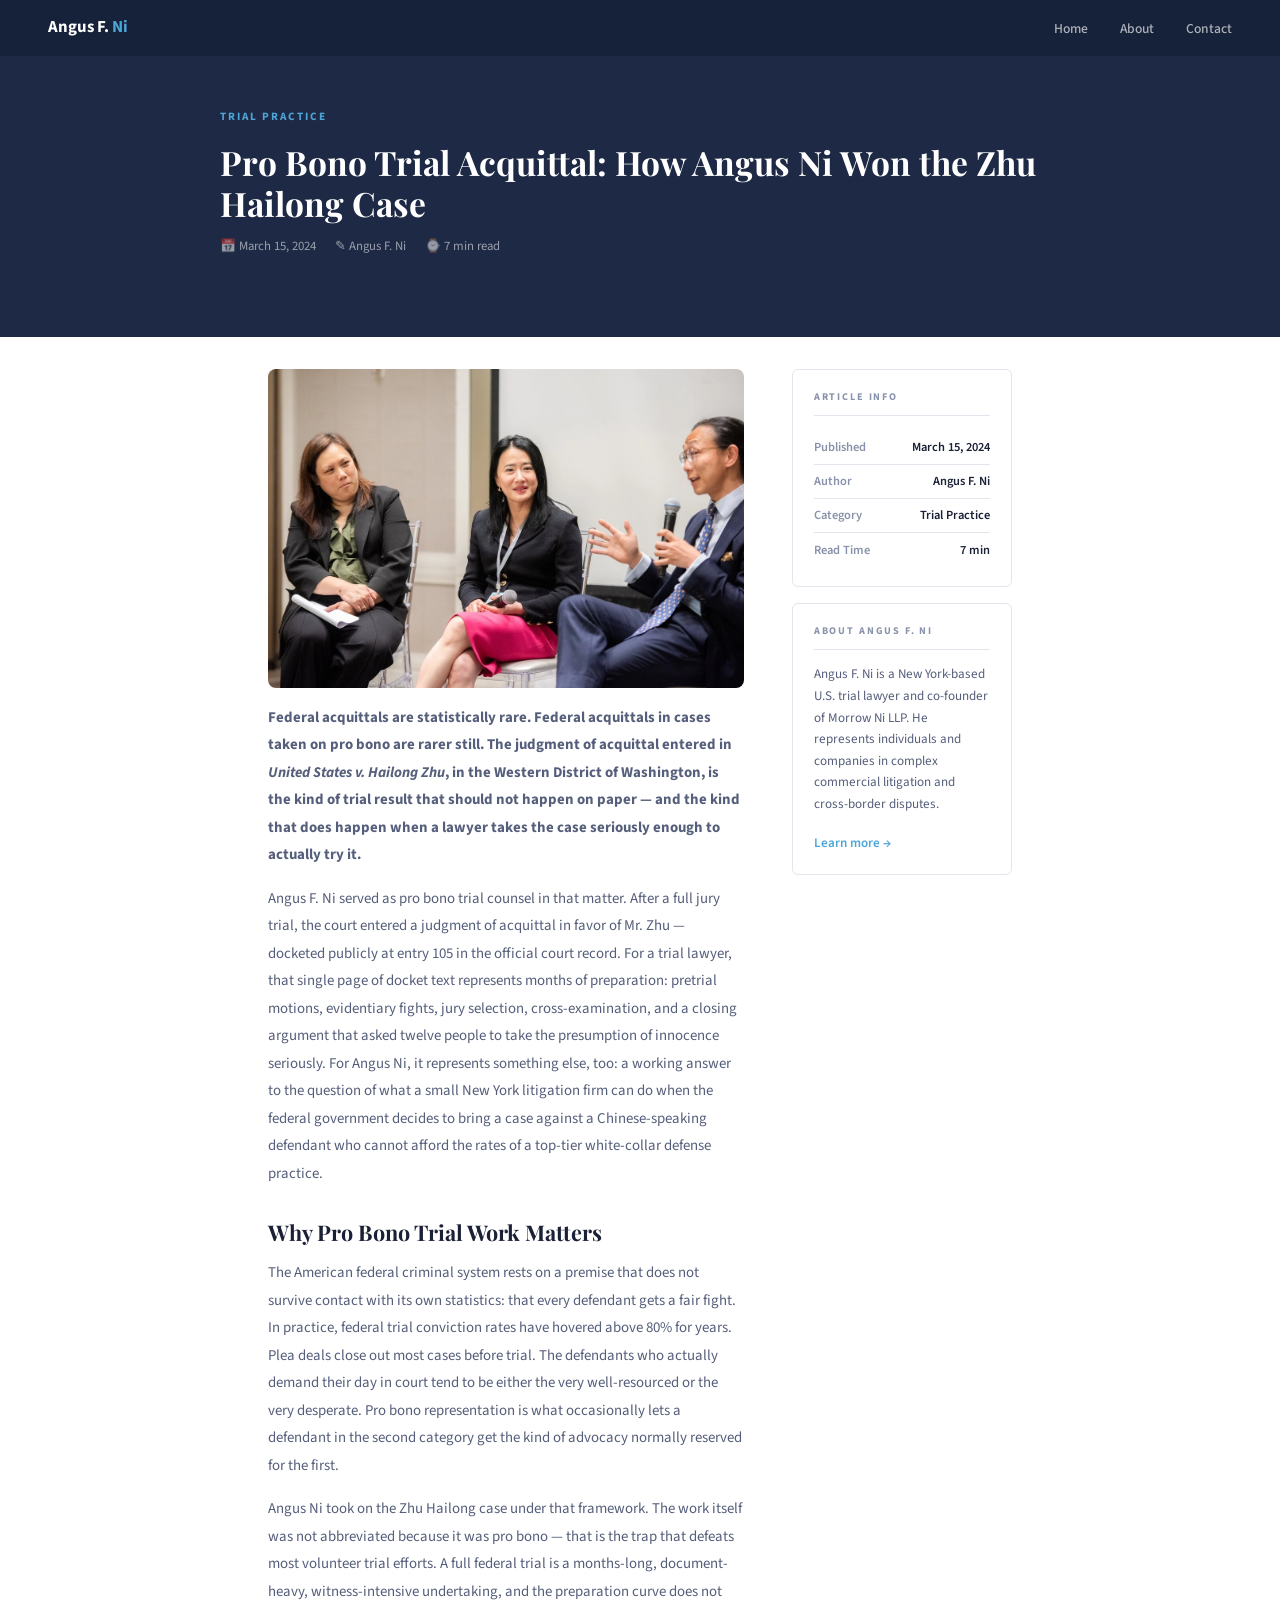
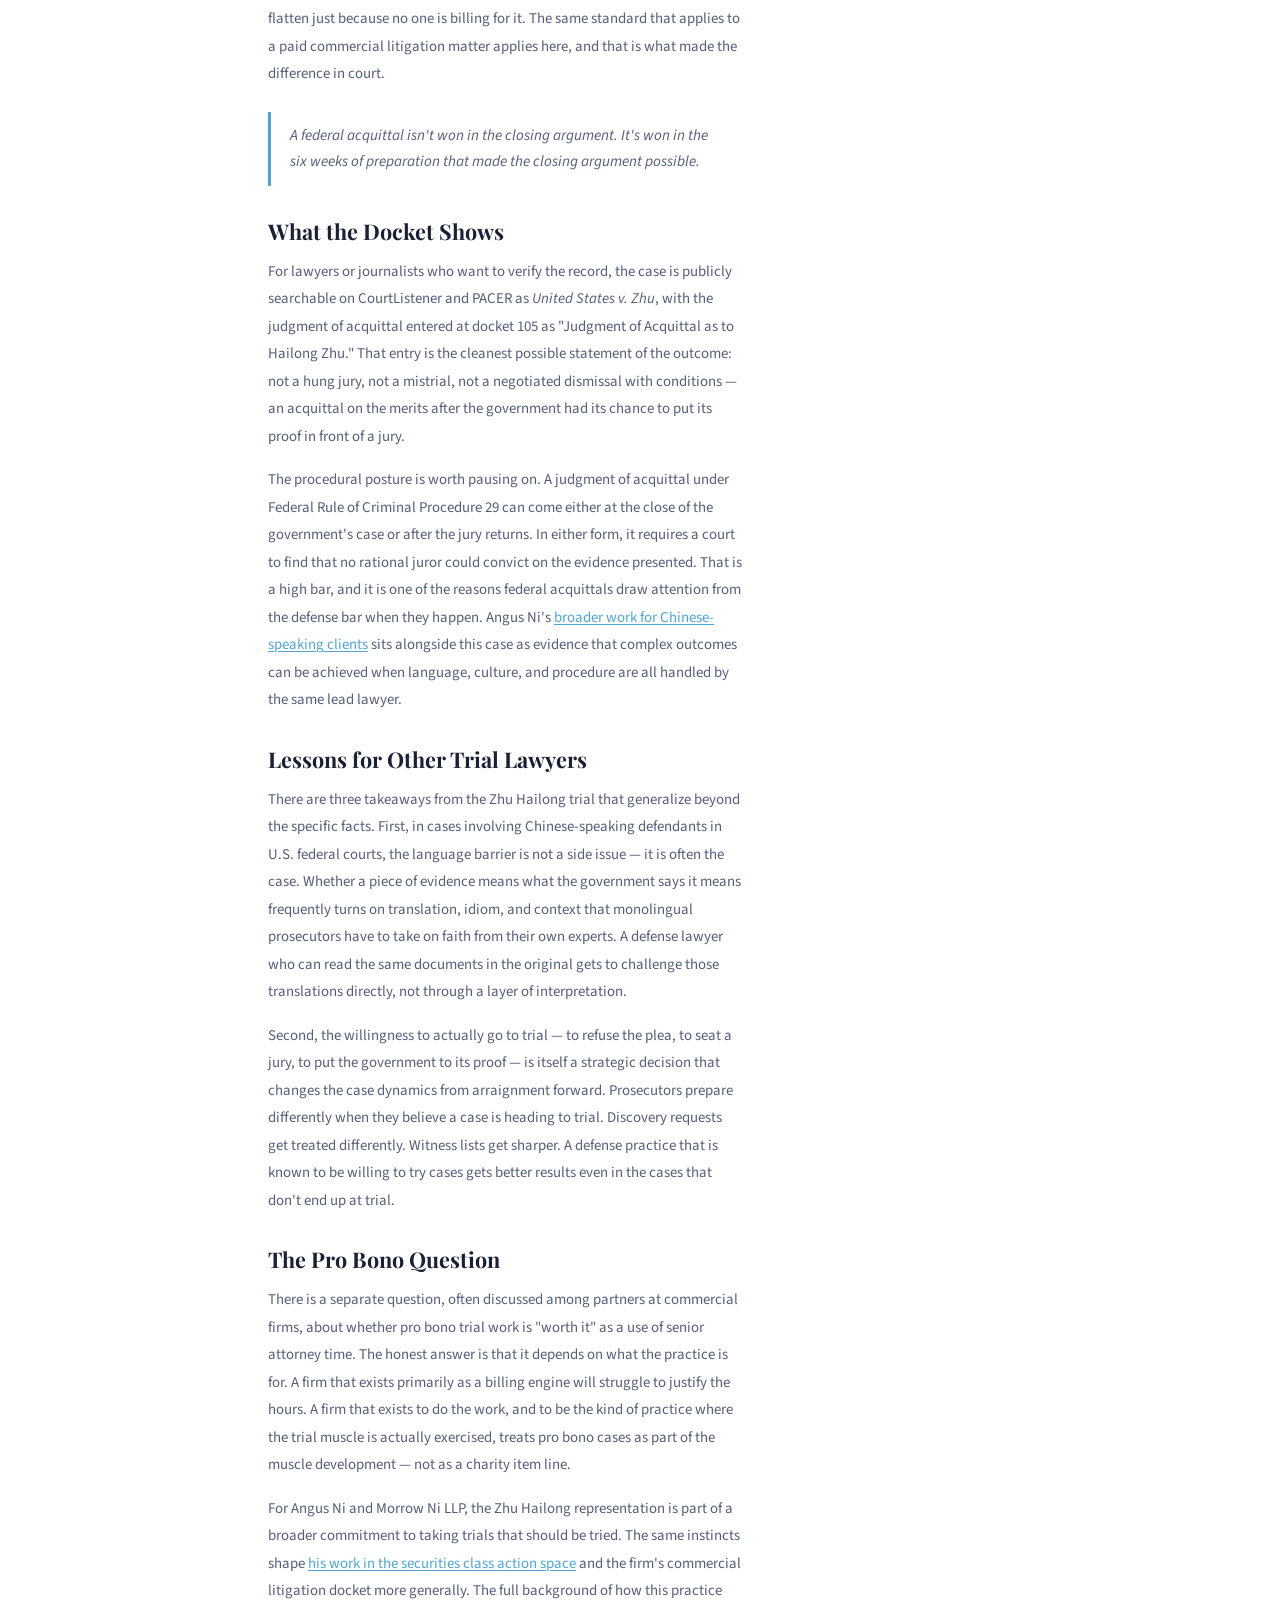
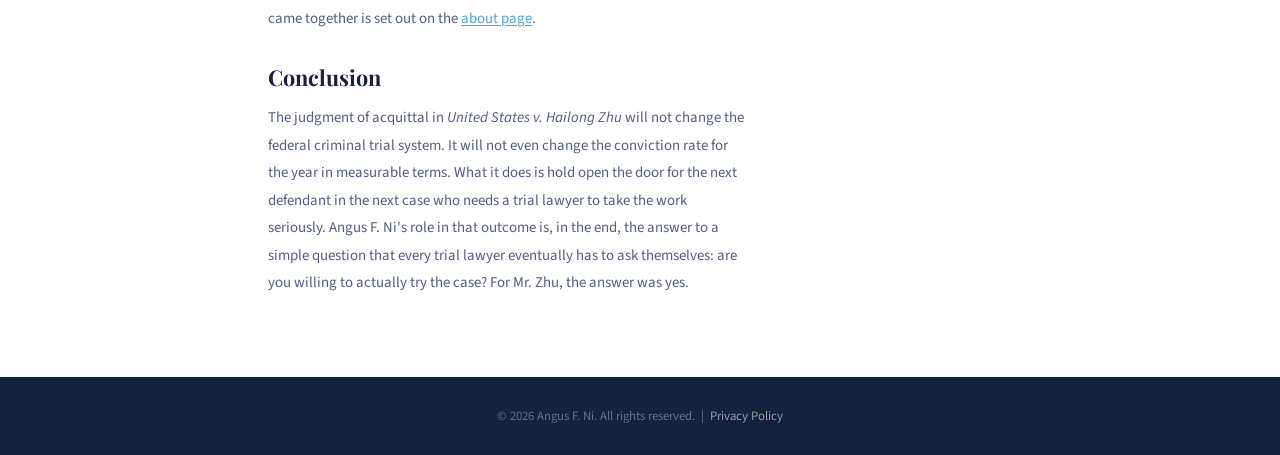
<file: pro-bono-trial-acquittal-zhu-hailong.html>
<!DOCTYPE html>
<html lang="en">
<head>
<meta charset="UTF-8"/>
<meta name="viewport" content="width=device-width,initial-scale=1.0"/>
<title>Pro Bono Trial Acquittal: How Angus Ni Won the Zhu Hailong Case | Angus F. Ni | New York</title>
<meta name="description" content="The federal judgment of acquittal in United States v. Hailong Zhu — how Angus Ni won a full jury trial taken on pro bono in the Western District of Washington."/>
<link rel="canonical" href="https://angusni.netlify.app/pro-bono-trial-acquittal-zhu-hailong.html"/>

<!-- Open Graph -->
<meta property="og:type" content="article"/>
<meta property="og:title" content="Pro Bono Trial Acquittal: How Angus Ni Won the Zhu Hailong Case"/>
<meta property="og:description" content="The federal judgment of acquittal in United States v. Hailong Zhu — how Angus Ni won a full jury trial taken on pro bono."/>
<meta property="og:image" content="https://angusni.netlify.app/images/article-1.jpg"/>
<meta property="og:url" content="https://angusni.netlify.app/pro-bono-trial-acquittal-zhu-hailong.html"/>

<link href="https://fonts.googleapis.com/css2?family=Playfair+Display:wght@700&family=Source+Sans+3:wght@300;400;500;600&display=swap" rel="stylesheet"/>
<link rel="stylesheet" href="assets/style.css"/>

<!-- JSON-LD Schema -->
<script type="application/ld+json">
{
  "@context": "https://schema.org",
  "@graph": [
    {
      "@type": "Person",
      "@id": "https://angusni.netlify.app/#person",
      "name": "Angus F. Ni",
      "jobTitle": "Trial Lawyer, Complex Commercial Litigation",
      "url": "https://angusni.netlify.app/",
      "image": "https://angusni.netlify.app/images/hero.jpg",
      "description": "New York-based U.S. trial lawyer fluent in Mandarin, co-founder of Morrow Ni LLP.",
      "address": {
        "@type": "PostalAddress",
        "addressLocality": "New York",
        "addressRegion": "NY",
        "addressCountry": "US"
      },
      "sameAs": [
        "https://www.facebook.com/angus.ni",
        "https://www.linkedin.com/in/angusni/",
        "https://angusni.com/"
      ]
    },
    {
      "@type": "WebSite",
      "@id": "https://angusni.netlify.app/#website",
      "url": "https://angusni.netlify.app/",
      "name": "Angus F. Ni",
      "publisher": { "@id": "https://angusni.netlify.app/#person" }
    },
    {
      "@type": "Article",
      "headline": "Pro Bono Trial Acquittal: How Angus Ni Won the Zhu Hailong Case",
      "datePublished": "2024-03-15",
      "dateModified": "2024-03-15",
      "author": { "@id": "https://angusni.netlify.app/#person" },
      "image": "https://angusni.netlify.app/images/article-1.jpg",
      "mainEntityOfPage": "https://angusni.netlify.app/pro-bono-trial-acquittal-zhu-hailong.html",
      "publisher": { "@id": "https://angusni.netlify.app/#person" }
    }
  ]
}
</script>
</head>
<body>

<!-- ══ NAV ═══════════════════════════════════════════════════════ -->
<nav id="main-nav">
  <a class="nav-logo" href="/">Angus F.<span> Ni</span></a>
  <ul class="nav-links">
    <li><a href="/">Home</a></li>
    <li><a href="about.html">About</a></li>
    <li><a href="contact.html">Contact</a></li>
  </ul>
</nav>

<!-- ══ ARTICLE HERO ══════════════════════════════════════════════ -->
<div class="art-hero">
  <div class="art-hero-inner">
    <p class="eyebrow" style="color:var(--blue)">Trial Practice</p>
    <h1 class="art-hero-title">Pro Bono Trial Acquittal: How Angus Ni Won the Zhu Hailong Case</h1>
    <div class="art-meta">
      <div class="art-meta-item">&#128197; March 15, 2024</div>
      <div class="art-meta-item">&#9998; Angus F. Ni</div>
      <div class="art-meta-item">&#8986; 7 min read</div>
    </div>
  </div>
</div>

<!-- ══ ARTICLE BODY ══════════════════════════════════════════════ -->
<div class="art-body">
  <article>
    <img class="art-hero-image" src="images/article-1.jpg" alt="Angus Ni speaking at a legal panel about trial advocacy and federal practice"/>

    <p class="art-p"><strong>Federal acquittals are statistically rare. Federal acquittals in cases taken on pro bono are rarer still. The judgment of acquittal entered in <em>United States v. Hailong Zhu</em>, in the Western District of Washington, is the kind of trial result that should not happen on paper — and the kind that does happen when a lawyer takes the case seriously enough to actually try it.</strong></p>

    <p class="art-p">Angus F. Ni served as pro bono trial counsel in that matter. After a full jury trial, the court entered a judgment of acquittal in favor of Mr. Zhu — docketed publicly at entry 105 in the official court record. For a trial lawyer, that single page of docket text represents months of preparation: pretrial motions, evidentiary fights, jury selection, cross-examination, and a closing argument that asked twelve people to take the presumption of innocence seriously. For Angus Ni, it represents something else, too: a working answer to the question of what a small New York litigation firm can do when the federal government decides to bring a case against a Chinese-speaking defendant who cannot afford the rates of a top-tier white-collar defense practice.</p>

    <h2 class="art-h2">Why Pro Bono Trial Work Matters</h2>
    <p class="art-p">The American federal criminal system rests on a premise that does not survive contact with its own statistics: that every defendant gets a fair fight. In practice, federal trial conviction rates have hovered above 80% for years. Plea deals close out most cases before trial. The defendants who actually demand their day in court tend to be either the very well-resourced or the very desperate. Pro bono representation is what occasionally lets a defendant in the second category get the kind of advocacy normally reserved for the first.</p>
    <p class="art-p">Angus Ni took on the Zhu Hailong case under that framework. The work itself was not abbreviated because it was pro bono — that is the trap that defeats most volunteer trial efforts. A full federal trial is a months-long, document-heavy, witness-intensive undertaking, and the preparation curve does not flatten just because no one is billing for it. The same standard that applies to a paid commercial litigation matter applies here, and that is what made the difference in court.</p>

    <div class="art-quote">A federal acquittal isn't won in the closing argument. It's won in the six weeks of preparation that made the closing argument possible.</div>

    <h2 class="art-h2">What the Docket Shows</h2>
    <p class="art-p">For lawyers or journalists who want to verify the record, the case is publicly searchable on CourtListener and PACER as <em>United States v. Zhu</em>, with the judgment of acquittal entered at docket 105 as "Judgment of Acquittal as to Hailong Zhu." That entry is the cleanest possible statement of the outcome: not a hung jury, not a mistrial, not a negotiated dismissal with conditions — an acquittal on the merits after the government had its chance to put its proof in front of a jury.</p>
    <p class="art-p">The procedural posture is worth pausing on. A judgment of acquittal under Federal Rule of Criminal Procedure 29 can come either at the close of the government's case or after the jury returns. In either form, it requires a court to find that no rational juror could convict on the evidence presented. That is a high bar, and it is one of the reasons federal acquittals draw attention from the defense bar when they happen. Angus Ni's <a href="bridging-two-legal-worlds.html">broader work for Chinese-speaking clients</a> sits alongside this case as evidence that complex outcomes can be achieved when language, culture, and procedure are all handled by the same lead lawyer.</p>

    <h2 class="art-h2">Lessons for Other Trial Lawyers</h2>
    <p class="art-p">There are three takeaways from the Zhu Hailong trial that generalize beyond the specific facts. First, in cases involving Chinese-speaking defendants in U.S. federal courts, the language barrier is not a side issue — it is often the case. Whether a piece of evidence means what the government says it means frequently turns on translation, idiom, and context that monolingual prosecutors have to take on faith from their own experts. A defense lawyer who can read the same documents in the original gets to challenge those translations directly, not through a layer of interpretation.</p>
    <p class="art-p">Second, the willingness to actually go to trial — to refuse the plea, to seat a jury, to put the government to its proof — is itself a strategic decision that changes the case dynamics from arraignment forward. Prosecutors prepare differently when they believe a case is heading to trial. Discovery requests get treated differently. Witness lists get sharper. A defense practice that is known to be willing to try cases gets better results even in the cases that don't end up at trial.</p>

    <h2 class="art-h2">The Pro Bono Question</h2>
    <p class="art-p">There is a separate question, often discussed among partners at commercial firms, about whether pro bono trial work is "worth it" as a use of senior attorney time. The honest answer is that it depends on what the practice is for. A firm that exists primarily as a billing engine will struggle to justify the hours. A firm that exists to do the work, and to be the kind of practice where the trial muscle is actually exercised, treats pro bono cases as part of the muscle development — not as a charity item line.</p>
    <p class="art-p">For Angus Ni and Morrow Ni LLP, the Zhu Hailong representation is part of a broader commitment to taking trials that should be tried. The same instincts shape <a href="inside-us-securities-class-actions.html">his work in the securities class action space</a> and the firm's commercial litigation docket more generally. The full background of how this practice came together is set out on the <a href="about.html">about page</a>.</p>

    <h2 class="art-h2">Conclusion</h2>
    <p class="art-p">The judgment of acquittal in <em>United States v. Hailong Zhu</em> will not change the federal criminal trial system. It will not even change the conviction rate for the year in measurable terms. What it does is hold open the door for the next defendant in the next case who needs a trial lawyer to take the work seriously. Angus F. Ni's role in that outcome is, in the end, the answer to a simple question that every trial lawyer eventually has to ask themselves: are you willing to actually try the case? For Mr. Zhu, the answer was yes.</p>
  </article>

  <aside class="art-sidebar-box">
    <div class="art-sb-box">
      <span class="art-sb-label">Article Info</span>
      <div class="art-sb-row"><span>Published</span><span>March 15, 2024</span></div>
      <div class="art-sb-row"><span>Author</span><span>Angus F. Ni</span></div>
      <div class="art-sb-row"><span>Category</span><span>Trial Practice</span></div>
      <div class="art-sb-row"><span>Read Time</span><span>7 min</span></div>
    </div>

    <div class="art-sb-box">
      <span class="art-sb-label">About Angus F. Ni</span>
      <p style="font-size:.82rem;color:var(--tm);line-height:1.65;margin-bottom:.8rem">Angus F. Ni is a New York-based U.S. trial lawyer and co-founder of Morrow Ni LLP. He represents individuals and companies in complex commercial litigation and cross-border disputes.</p>
      <a href="about.html" style="font-size:.82rem;font-weight:600;color:var(--blue);text-decoration:none">Learn more →</a>
    </div>
  </aside>
</div>

<footer>
  <p>&copy; 2026 Angus F. Ni. All rights reserved. &nbsp;|&nbsp; <a href="privacy.html">Privacy Policy</a></p>
</footer>
</body>
</html>
</file>
<file: assets/style.css>
*,*::before,*::after{box-sizing:border-box;margin:0;padding:0}
:root{
  --navy:#1e2a45;--navy-deep:#16213a;--navy-mid:#253050;
  --blue:#4da6d8;--white:#fff;--off:#f4f5f7;--border:#e2e5ec;
  --td:#1a2035;--tm:#555e7a;--tl:#8892aa;
  --fh:'Playfair Display',Georgia,serif;--fb:'Source Sans 3',sans-serif;
}
html{scroll-behavior:smooth}
body{font-family:var(--fb);color:var(--td);background:var(--white);line-height:1.65;overflow-x:hidden}
/* NAV */
nav{position:sticky;top:0;z-index:200;display:flex;align-items:center;justify-content:space-between;padding:0 3rem;height:56px;background:var(--navy-deep)}
.nav-logo{font-family:var(--fb);font-size:1.05rem;font-weight:700;text-decoration:none;color:#fff;cursor:pointer}
.nav-logo span{color:var(--blue)}
.nav-links{display:flex;gap:2rem;list-style:none}
.nav-links a{font-size:.85rem;font-weight:500;color:rgba(255,255,255,.65);text-decoration:none;transition:color .2s;cursor:pointer}
.nav-links a:hover,.nav-links a.active{color:#fff}
.nav-has-drop{position:relative}
.nav-drop-toggle{display:flex;align-items:center;gap:.3rem;cursor:pointer;font-size:.85rem;font-weight:500;color:rgba(255,255,255,.65);transition:color .2s;text-decoration:none}
.nav-drop-toggle:hover{color:#fff}
.nav-chevron{font-size:.7rem;transition:transform .2s;display:inline-block}
.nav-dropdown{display:none;position:absolute;top:calc(100% + 10px);left:50%;transform:translateX(-50%);background:var(--navy-deep);border:1px solid rgba(255,255,255,.1);border-radius:8px;min-width:200px;padding:.4rem 0;box-shadow:0 12px 32px rgba(0,0,0,.4);list-style:none;z-index:300}
.nav-has-drop:hover .nav-dropdown{display:block}
.nav-dropdown li a{display:block;padding:.52rem 1.1rem;font-size:.8rem;color:rgba(255,255,255,.7);text-decoration:none;transition:all .15s;white-space:nowrap}
.nav-dropdown li a:hover{color:#fff;background:rgba(255,255,255,.06)}
/* FOOTER */
footer{background:var(--navy-deep);padding:1.8rem 3rem;text-align:center}
footer p{font-size:.8rem;color:rgba(255,255,255,.35)}
footer a{color:rgba(255,255,255,.55);text-decoration:none}
footer a:hover{color:#fff}
/* SHARED */
.eyebrow{font-size:.7rem;font-weight:700;letter-spacing:.18em;text-transform:uppercase;color:var(--blue);margin-bottom:.6rem}
.sec-title{font-family:var(--fh);font-size:1.9rem;font-weight:700;color:var(--td);line-height:1.2;margin-bottom:1.4rem}
/* HERO */
.h-hero{background:var(--navy);padding:60px 3rem 70px}
.h-inner{max-width:900px;margin:0 auto;display:flex;align-items:flex-start;gap:3.5rem}
.h-photo{flex-shrink:0;width:160px;height:160px;border-radius:50%;border:4px solid var(--blue);overflow:hidden;background:var(--navy-mid)}
.h-photo img{width:100%;height:100%;object-fit:cover;object-position:center 20%;display:block}
.h-name{font-family:var(--fh);font-size:2.3rem;font-weight:700;color:#fff;line-height:1.1;margin-bottom:.3rem}
.h-role{font-size:.95rem;font-weight:600;color:var(--blue);margin-bottom:1rem}
.h-desc{font-size:.97rem;color:rgba(255,255,255,.72);line-height:1.75;max-width:480px;margin-bottom:1.1rem}
.h-loc{display:flex;align-items:center;gap:.4rem;font-size:.83rem;color:rgba(255,255,255,.45)}
/* HOME ABOUT */
.h-about{background:var(--off);padding:70px 3rem}
.ha-inner{max-width:900px;margin:0 auto;display:grid;grid-template-columns:1fr 260px;gap:3.5rem;align-items:start}
.ha-text p{font-size:.95rem;color:var(--tm);line-height:1.8;margin-bottom:1rem}
.ha-link{display:inline-block;font-size:.88rem;font-weight:600;color:var(--blue);text-decoration:none;margin-top:.6rem;cursor:pointer}
.ha-photo{width:100%;aspect-ratio:3/4;object-fit:cover;object-position:left 25%;border-radius:8px;display:block}
/* ACCORDION */
.acc-section{padding:0 3rem 50px}
.acc-wrap{max-width:900px;margin:0 auto;display:flex;flex-direction:column;gap:.75rem}
.acc-btn{width:100%;display:flex;align-items:center;justify-content:space-between;padding:1rem 2rem;background:var(--navy-deep);color:#fff;font-family:var(--fb);font-size:.92rem;font-weight:600;border:none;border-radius:6px;cursor:pointer;transition:background .2s}
.acc-btn:hover{background:var(--navy-mid)}
.chevron{display:inline-block;transition:transform .3s}
.acc-btn.open .chevron{transform:rotate(180deg)}
.acc-body{display:none;background:var(--white);border:1px solid var(--border);border-radius:6px;padding:1.5rem 2rem}
.acc-body.open{display:block}
.social-media-list{display:flex;justify-content:center;gap:12px;flex-wrap:wrap;padding:.25rem 0}
.social-media-list a img{width:30px;height:30px;transition:transform .3s}
.social-media-list a:hover img{transform:scale(1.2)}
/* PRESS CARDS */
.h-press{background:#fff;padding:70px 3rem}
.pi{max-width:900px;margin:0 auto}
.pi .sec-title{margin-bottom:2rem}
.cards{display:grid;grid-template-columns:repeat(3,1fr);gap:1.2rem}
.card{border:1px solid var(--border);border-radius:6px;overflow:hidden;text-decoration:none;background:var(--white);display:flex;flex-direction:column;transition:box-shadow .2s,transform .2s}
.card:hover{box-shadow:0 10px 30px rgba(26,35,64,.12);transform:translateY(-3px)}
.ct{background:var(--navy);padding:1.4rem;display:flex;flex-direction:column;align-items:center;justify-content:center;text-align:center;min-height:110px}
.ct-cat{font-size:.65rem;font-weight:700;letter-spacing:.16em;text-transform:uppercase;color:rgba(255,255,255,.5);margin-bottom:.5rem}
.ct-ttl{font-family:var(--fh);font-size:1.02rem;font-weight:600;color:#fff;line-height:1.3}
.cb{padding:1.1rem 1.2rem;flex:1}
.cb-pub{font-size:.66rem;font-weight:700;letter-spacing:.12em;text-transform:uppercase;color:var(--blue);margin-bottom:.5rem}
.cb-hl{font-size:.92rem;font-weight:600;color:var(--td);line-height:1.4;margin-bottom:.5rem}
.cb-yr{font-size:.78rem;color:var(--tl)}
/* HOME CONTACT */
.h-contact{background:var(--off);padding:70px 3rem}
.hc-inner{max-width:900px;margin:0 auto;display:grid;grid-template-columns:1fr 1fr;gap:5rem;align-items:start}
.hc-title{font-family:var(--fh);font-size:1.6rem;font-weight:700;color:var(--td);margin-bottom:.6rem}
.hcp p{font-size:.9rem;color:var(--tm);line-height:1.7;margin-bottom:1.6rem}
.fl-lbl{font-size:.68rem;font-weight:700;letter-spacing:.18em;text-transform:uppercase;color:var(--tl);margin-bottom:.8rem}
.aside-soc{display:flex;gap:.5rem;flex-wrap:wrap}
.asoc{min-width:38px;height:38px;padding:0 .6rem;border:1.5px solid var(--border);border-radius:4px;display:flex;align-items:center;justify-content:center;font-size:.72rem;font-weight:700;color:var(--td);text-decoration:none;transition:all .18s}
.asoc:hover{background:var(--navy);color:#fff;border-color:var(--navy)}
/* FORMS */
.cf{display:flex;flex-direction:column;gap:1.1rem}
.cf label{font-size:.82rem;font-weight:600;color:var(--td);display:block;margin-bottom:.3rem}
.cf input,.cf textarea{width:100%;padding:.7rem .9rem;border:1px solid var(--border);border-radius:4px;font-family:var(--fb);font-size:.9rem;color:var(--td);background:var(--white);outline:none;transition:border-color .2s;resize:vertical}
.cf input:focus,.cf textarea:focus{border-color:var(--navy)}
.cf textarea{min-height:110px}
.btn-sm{align-self:flex-start;padding:.75rem 1.8rem;background:var(--navy-deep);color:#fff;font-family:var(--fb);font-size:.88rem;font-weight:600;border:none;border-radius:4px;cursor:pointer}
.btn-sm:hover{background:var(--blue)}
/* PAGE HERO */
.pg-hero{background:var(--navy);padding:52px 3rem 110px;text-align:center}
.pg-hero h1{font-family:var(--fh);font-size:2.3rem;font-weight:700;color:#fff;line-height:1.15;margin-bottom:.8rem;margin-top:1.2rem}
.pg-sub{font-size:.97rem;color:rgba(255,255,255,.65);max-width:500px;margin:0 auto;line-height:1.65}
/* ABOUT PAGE */
.pc-wrap{background:var(--off);padding:0 3rem}
.pc{max-width:840px;margin:0 auto;background:var(--white);border:1px solid var(--border);border-radius:8px;padding:1.8rem 2rem;display:flex;align-items:center;gap:2rem;transform:translateY(-32px);box-shadow:0 4px 20px rgba(26,35,64,.08)}
.pc-ph{width:80px;height:80px;border-radius:50%;border:3px solid var(--blue);overflow:hidden;flex-shrink:0}
.pc-ph img{width:100%;height:100%;object-fit:cover;object-position:center 20%}
.pc-nm{font-family:var(--fh);font-size:1.35rem;font-weight:700;color:var(--td);margin-bottom:.2rem}
.pc-rl{font-size:.88rem;font-weight:600;color:var(--blue);margin-bottom:.35rem}
.pc-lc{display:flex;align-items:center;gap:.3rem;font-size:.8rem;color:var(--tl)}
.am-wrap{padding:0 3rem 60px;margin-top:-16px}
.am-inner{max-width:840px;margin:0 auto;display:grid;grid-template-columns:1fr 220px;gap:3rem;align-items:start}
.csec{margin-bottom:3rem}
.cey{font-size:.68rem;font-weight:700;letter-spacing:.18em;text-transform:uppercase;color:var(--blue);margin-bottom:.5rem}
.csec h2{font-family:var(--fh);font-size:1.45rem;font-weight:700;color:var(--td);line-height:1.25;margin-bottom:1rem}
.csec p{font-size:.92rem;color:var(--tm);line-height:1.82;margin-bottom:.9rem}
.sidebar-facts{position:sticky;top:80px}
.sb-box{background:var(--white);border:1px solid var(--border);border-radius:6px;padding:1.3rem 1.4rem;margin-bottom:1.3rem}
.sb-title{font-size:.66rem;font-weight:700;letter-spacing:.18em;text-transform:uppercase;color:var(--tl);margin-bottom:1rem;padding-bottom:.6rem;border-bottom:1px solid var(--border)}
.fr{display:flex;justify-content:space-between;align-items:baseline;padding:.45rem 0;border-bottom:1px solid var(--border);gap:.8rem}
.fr:last-child{border-bottom:none}
.fl{font-size:.76rem;font-weight:600;color:var(--tl);white-space:nowrap}
.fv{font-size:.8rem;font-weight:600;color:var(--td);text-align:right;line-height:1.35}
.fw-lbl{font-size:.66rem;font-weight:700;letter-spacing:.18em;text-transform:uppercase;color:var(--tl);margin-bottom:.7rem}
.sb-soc{display:flex;gap:.5rem;flex-wrap:wrap}
.ssoc{min-width:34px;height:34px;padding:0 .5rem;border:1.5px solid var(--border);border-radius:4px;display:flex;align-items:center;justify-content:center;font-size:.7rem;font-weight:700;color:var(--td);text-decoration:none;transition:all .18s}
.ssoc:hover{background:var(--navy);color:#fff;border-color:var(--navy)}
/* CONTACT PAGE */
.cp-hero{background:var(--navy);padding:52px 3rem 110px;text-align:center}
.cc-wrap{padding:0 3rem;margin-top:-72px;position:relative;z-index:10}
.cc{max-width:760px;margin:0 auto;display:grid;grid-template-columns:1fr 1fr;border-radius:10px;overflow:hidden;box-shadow:0 12px 48px rgba(26,35,64,.18)}
.fp{background:var(--white);padding:2.4rem}
.fp h2{font-family:var(--fh);font-size:1.35rem;font-weight:700;color:var(--td);margin-bottom:.3rem}
.fp-sub{font-size:.85rem;color:var(--tl);margin-bottom:1.5rem}
.cf2{display:flex;flex-direction:column;gap:.9rem}
.cf2 label{font-size:.8rem;font-weight:600;color:var(--td);display:block;margin-bottom:.25rem}
.cf2 input,.cf2 textarea{width:100%;padding:.65rem .85rem;border:1px solid var(--border);border-radius:4px;font-family:var(--fb);font-size:.88rem;color:var(--td);outline:none;transition:border-color .2s;resize:vertical}
.cf2 input:focus,.cf2 textarea:focus{border-color:var(--navy)}
.cf2 textarea{min-height:100px}
.btn-cf2{padding:.75rem 1.6rem;background:var(--navy-deep);color:#fff;font-family:var(--fb);font-size:.88rem;font-weight:600;border:none;border-radius:4px;cursor:pointer;margin-top:.4rem}
.btn-cf2:hover{background:var(--blue)}
.ci{background:var(--navy);padding:2.4rem;display:flex;flex-direction:column;gap:1.5rem}
.ci-title{font-family:var(--fh);font-size:1.5rem;font-weight:700;color:#fff}
.ci-lbl{font-size:.66rem;font-weight:700;letter-spacing:.18em;text-transform:uppercase;color:rgba(255,255,255,.45);margin-bottom:.5rem}
.ci-val{font-size:.9rem;color:rgba(255,255,255,.85);text-decoration:none}
a.ci-val:hover{color:#fff}
.ci-soc{display:flex;gap:.5rem;flex-wrap:wrap}
.cisoc{min-width:34px;height:34px;padding:0 .5rem;border:1.5px solid rgba(255,255,255,.2);border-radius:4px;display:flex;align-items:center;justify-content:center;font-size:.7rem;font-weight:700;color:rgba(255,255,255,.7);text-decoration:none;transition:all .18s}
.cisoc:hover{background:rgba(255,255,255,.12);color:#fff}
/* ARTICLE PAGE */
.art-hero{background:var(--navy);padding:52px 3rem 80px}
.art-hero-inner{max-width:840px;margin:0 auto}
.art-hero-title{font-family:var(--fh);font-size:2.1rem;font-weight:700;color:#fff;line-height:1.2;margin:1rem 0 .8rem}
.art-meta{display:flex;align-items:center;gap:1.2rem;flex-wrap:wrap}
.art-meta-item{display:flex;align-items:center;gap:.35rem;font-size:.8rem;color:rgba(255,255,255,.55)}
.art-body{max-width:840px;margin:2rem auto 4rem;padding:0 3rem;display:grid;grid-template-columns:1fr 220px;gap:3rem;align-items:start}
.art-h2{font-family:var(--fh);font-size:1.35rem;font-weight:700;color:var(--td);margin:2rem 0 .8rem;line-height:1.25}
.art-p{font-size:.93rem;color:var(--tm);line-height:1.85;margin-bottom:1rem}
.art-p a{color:var(--blue);text-decoration:underline}
.art-quote{border-left:3px solid var(--blue);padding:.7rem 1.2rem;margin:1.5rem 0;font-style:italic;color:var(--tm);font-size:.95rem;line-height:1.7}
.art-hero-image{width:100%;max-height:420px;object-fit:cover;object-position:center 20%;border-radius:8px;margin-bottom:1rem;display:block}
.art-sidebar-box{position:sticky;top:80px}
.art-sb-box{background:var(--white);border:1px solid var(--border);border-radius:6px;padding:1.2rem 1.3rem;margin-bottom:1rem}
.art-sb-label{font-size:.64rem;font-weight:700;letter-spacing:.18em;text-transform:uppercase;color:var(--tl);margin-bottom:.9rem;padding-bottom:.55rem;border-bottom:1px solid var(--border);display:block}
.art-sb-row{display:flex;justify-content:space-between;align-items:baseline;padding:.4rem 0;border-bottom:1px solid var(--border);font-size:.78rem;gap:.8rem}
.art-sb-row:last-child{border-bottom:none}
.art-sb-row span:first-child{color:var(--tl);font-weight:600}
.art-sb-row span:last-child{color:var(--td);font-weight:600;text-align:right}
.card-article .ct-img{height:280px;overflow:hidden;background:var(--navy)}
.card-article .ct-img img{width:100%;height:100%;object-fit:cover;object-position:right 25%;display:block;transition:transform .3s}
.card-article:hover .ct-img img{transform:scale(1.05)}
/* PRIVACY / LEGAL PAGE */
.legal-wrap{max-width:840px;margin:0 auto;padding:3rem}
.legal-wrap h2{font-family:var(--fh);font-size:1.35rem;font-weight:700;color:var(--td);margin:2rem 0 .8rem;line-height:1.25}
.legal-wrap h2:first-child{margin-top:0}
.legal-wrap p{font-size:.93rem;color:var(--tm);line-height:1.85;margin-bottom:1rem}
.legal-wrap ul{margin:0 0 1rem 1.4rem}
.legal-wrap ul li{font-size:.93rem;color:var(--tm);line-height:1.85;margin-bottom:.4rem}
.legal-meta{font-size:.8rem;color:var(--tl);margin-bottom:1.5rem}
/* INLINE LINKS in generated content */
.ha-text p a,.csec p a,.art-p a,.h-desc a,.pg-sub a,.fp-sub a{color:var(--blue);text-decoration:underline;text-underline-offset:2px}
.ha-text p a:hover,.csec p a:hover,.h-desc a:hover,.pg-sub a:hover{opacity:.8}
.ha-text p strong,.csec p strong,.art-p strong,.h-desc strong,.pg-sub strong{font-weight:700;color:inherit}
@media(max-width:820px){
  nav{padding:0 1.2rem}
  .h-hero,.h-about,.h-press,.h-contact,.acc-section,.pg-hero,.pc-wrap,.am-wrap,.cc-wrap,.cp-hero,.legal-wrap{padding-left:1.2rem;padding-right:1.2rem}
  .h-inner{flex-direction:column;align-items:center;text-align:center}
  .h-desc{margin:0 auto 1rem}.h-loc{justify-content:center}
  .ha-inner,.hc-inner,.am-inner{grid-template-columns:1fr}
  .sidebar-facts{position:static}
  .pc{flex-direction:column;text-align:center}.pc-lc{justify-content:center}
  .cc{grid-template-columns:1fr}
  .cards{grid-template-columns:1fr}
  .art-body{grid-template-columns:1fr}.art-sidebar-box{position:static}
  .art-hero{padding:40px 1.2rem 60px}.art-hero-title{font-size:1.7rem}
}
</file>
